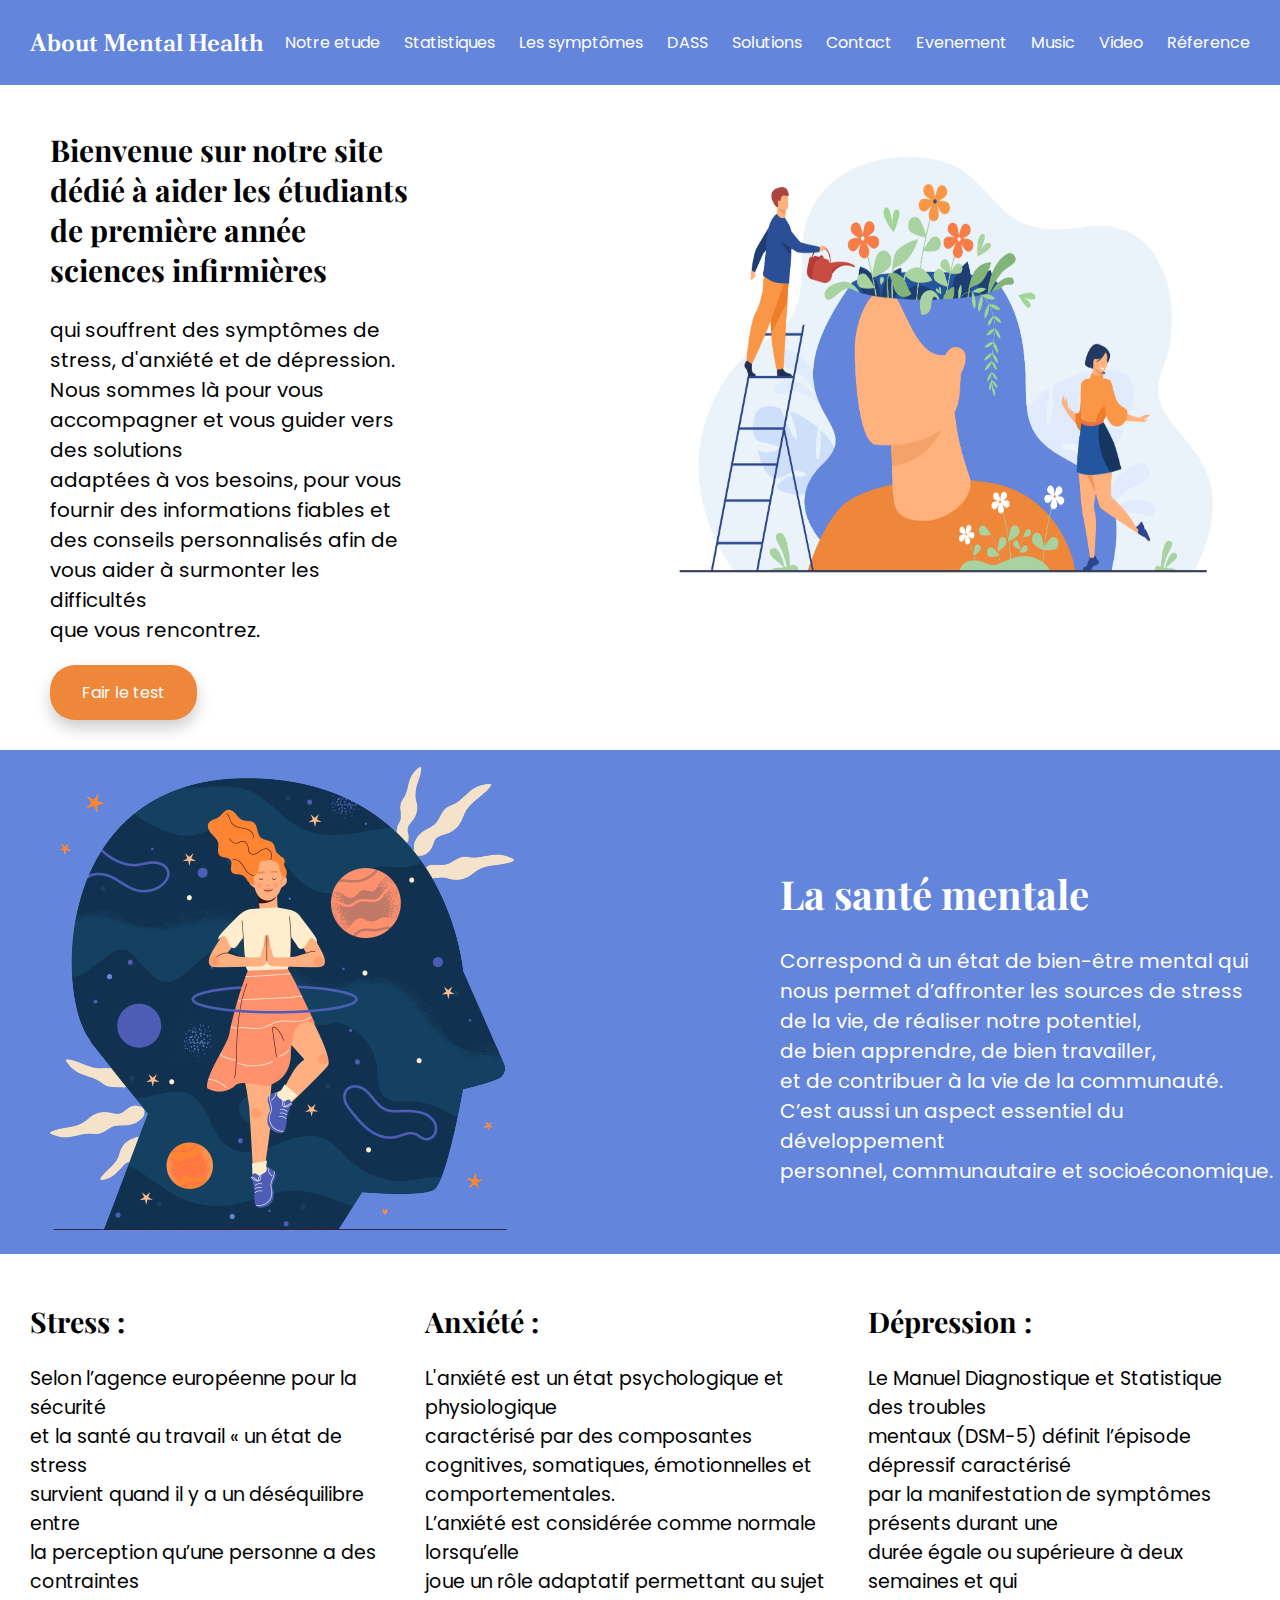
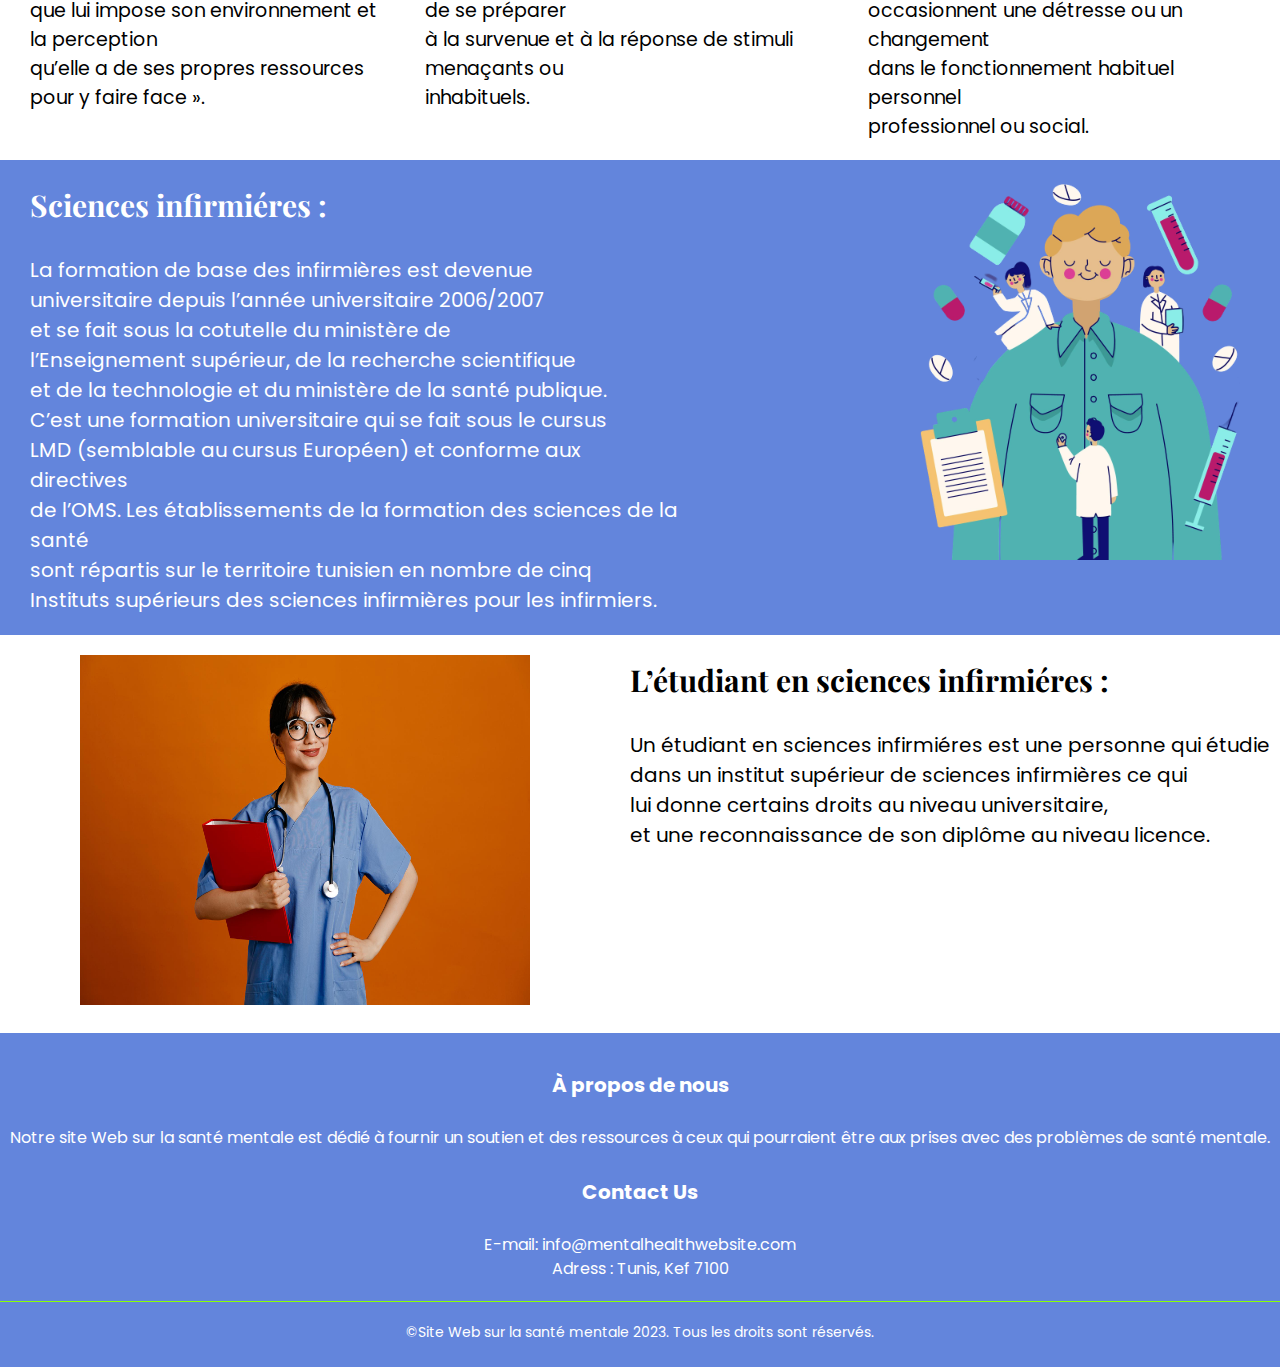
<file: Index.html>
<!DOCTYPE html>
<html lang="en">
<head>
    <meta charset="UTF-8">
    <meta http-equiv="X-UA-Compatible" content="IE=edge">
    <meta name="viewport" content="width=device-width, initial-scale=1.0">
    <link rel="preconnect" href="https://fonts.googleapis.com">
    <link rel="preconnect" href="https://fonts.gstatic.com" crossorigin>
    <link href="https://fonts.googleapis.com/css2?family=Poltawski+Nowy:ital@1&display=swap" rel="stylesheet">
    <link rel="preconnect" href="https://fonts.googleapis.com">
    <link rel="preconnect" href="https://fonts.gstatic.com" crossorigin>
    <link href="https://fonts.googleapis.com/css2?family=Poppins:wght@300&display=swap" rel="stylesheet">
    <link rel="preconnect" href="https://fonts.googleapis.com">
    <link rel="preconnect" href="https://fonts.gstatic.com" crossorigin>
    <link rel="preconnect" href="https://fonts.googleapis.com">
    <link rel="preconnect" href="https://fonts.gstatic.com" crossorigin>
    <link href="https://fonts.googleapis.com/css2?family=Poppins:wght@300&display=swap" rel="stylesheet">
    <link rel="preconnect" href="https://fonts.googleapis.com">
    <link rel="preconnect" href="https://fonts.gstatic.com" crossorigin>
    <link href="https://fonts.googleapis.com/css2?family=Poltawski+Nowy:ital@1&display=swap" rel="stylesheet">
    <link rel="preconnect" href="https://fonts.googleapis.com">
    <link rel="preconnect" href="https://fonts.googleapis.com">
    <link rel="preconnect" href="https://fonts.gstatic.com" crossorigin>
    <link href="https://fonts.googleapis.com/css2?family=Playfair+Display&display=swap" rel="stylesheet">
    <title>Santé Mentale</title>
    <link rel="stylesheet" href="index.css">
</head>
<body>
    <nav>
        <a href="#" class="name">About Mental Health</a>
        <ul class="menu">
          <li><a href="Notreetude.html">Notre etude</a></li>
          <li><a href="Statistique.html">Statistiques</a></li>
          <li><a href="symptomes.html">Les symptômes</a></li>
          <li><a href="Dass.html">DASS</a></li>
          <li><a href="Solution.html">Solutions</a></li>
          <li><a href="Contact.html">Contact</a></li>
          <li><a href="Event.html">Evenement</a></li>
          <li><a href="Music.html">Music</a></li>
          <li><a href="Video.html">Video</a></li>
          <li><a href="Reference.html">Réference</a></li>
        </ul>
      </nav>
      <section>
        <div class="intro">
            <h2 class="intro-name">Bienvenue sur notre site dédié à aider les étudiants de première année sciences infirmières </h2>
            <p>qui souffrent des symptômes de stress, d'anxiété et de dépression. <br> 
              Nous sommes là pour vous accompagner et vous guider vers des solutions <br> 
              adaptées à vos besoins, pour vous fournir des informations fiables et <br>
              des conseils personnalisés afin de vous aider à surmonter les difficultés <br> 
              que vous rencontrez.</p>
            <a href="Dass.html" class="button">Fair le test</a></div>
            <div><img src="./images/photo1.jpg" alt="" height="500" width="600" class="image1"></div>
      </section>
      <section class="sec-2">
        <div class="photo-2"><img src="./images/2.png" alt=""></div>
        <div class="def"><h1 id="titre">La santé mentale</h1><p>
          Correspond à un état de bien-être mental qui <br> 
          nous permet d’affronter les sources de stress <br>
           de la vie, de réaliser notre potentiel,<br> 
           de bien apprendre, de bien travailler, <br> 
           et de contribuer à la vie de la communauté. <br> 
           C’est aussi un aspect essentiel du développement
           <br> personnel, communautaire et socioéconomique.
         </p></div>
      </section>
      <section class="sec-3">
        
        <div class="par-3"><h2 id="titre">Stress :</h2>
          <p>Selon l’agence européenne pour la sécurité <br> 
            et la santé au travail « un état de stress <br>
            survient quand il y a un déséquilibre entre <br> 
            la perception qu’une personne a des contraintes <br> 
            que lui impose son environnement et la perception <br> 
            qu’elle a de ses propres ressources pour y faire face ».</p></div>
         <div><h2 id="titre">Anxiété :</h2>
        <p>L'anxiété est un état psychologique et physiologique <br> 
          caractérisé par des composantes <br>                                                                                
          cognitives, somatiques, émotionnelles et comportementales. <br>
          L’anxiété est considérée comme normale lorsqu’elle <br> 
          joue un rôle adaptatif permettant au sujet de se préparer <br> 
          à la survenue et à la réponse de stimuli menaçants ou <br> 
          inhabituels. <br>
          </p></div>
        <div><h2 id="titre">Dépression :</h2>
      <p>Le Manuel Diagnostique et Statistique des troubles <br> 
        mentaux (DSM-5) définit l’épisode dépressif caractérisé <br> 
        par la manifestation de symptômes présents durant une <br> 
        durée égale ou supérieure à deux semaines et qui <br> 
        occasionnent une détresse ou un changement <br> 
        dans le fonctionnement habituel personnel <br>
         professionnel ou social.</p></div>
      </section>
      <section class="sec-4">
        <div class="si"><div> <h2 id="titre"> Sciences infirmiéres : </h2><br>
          <p>La formation de base des infirmières est devenue <br> 
          universitaire depuis l’année universitaire 2006/2007 <br> 
          et se fait sous la cotutelle du ministère de <br> 
          l’Enseignement supérieur, de la recherche scientifique <br> 
          et de la technologie et du ministère de la santé publique. <br> 
          C’est une formation universitaire qui se fait sous le cursus <br> 
          LMD (semblable au cursus Européen) et conforme aux directives <br> 
          de l’OMS. 
          Les établissements de la formation des sciences de la santé <br> 
          sont répartis sur le territoire tunisien en nombre de cinq <br> 
          Instituts supérieurs des sciences infirmières pour les infirmiers.
        </p></div>
        <div><img src="./images/4.png" alt="" height="400" width="400" class="photo-4"></div>
        </div>
      </section>
      <section class="sec-5">
        <div><img src="./images/nurse.jpg" alt="" height="350" width="450" class="photo-5"></div>
        <div><h2 id="titre"> L’étudiant en sciences infirmiéres :</h2><br>                                                                  
          <p> Un étudiant en sciences infirmiéres est une personne qui étudie <br>
           dans un institut supérieur de sciences infirmières ce qui <br> 
           lui donne certains droits au niveau universitaire, <br> 
           et une reconnaissance de son diplôme au niveau licence.
          </p>
         </div>
      </section>
      <footer align="center">
        <div class="container">
          <div class="row">
            <div class="col-md-4">
              <h4>À propos de nous</h4>
              <p>Notre site Web sur la santé mentale est dédié à fournir un soutien et des ressources à ceux qui pourraient être aux prises avec des problèmes de santé mentale.</p>
            </div>
            <div class="col-md-4">
              <h4>Contact Us</h4>
              <p>E-mail: info@mentalhealthwebsite.com<br>Adress : Tunis, Kef 7100</p>
            </div>
          </div>
          <div class="row">
            <div class="col-md-12">
              <hr>
              <p class="text-center">&copy;Site Web sur la santé mentale 2023. Tous les droits sont réservés.</p>
            </div>
          </div>
        </div>
      </footer>
      
</body>
</html>
</file>
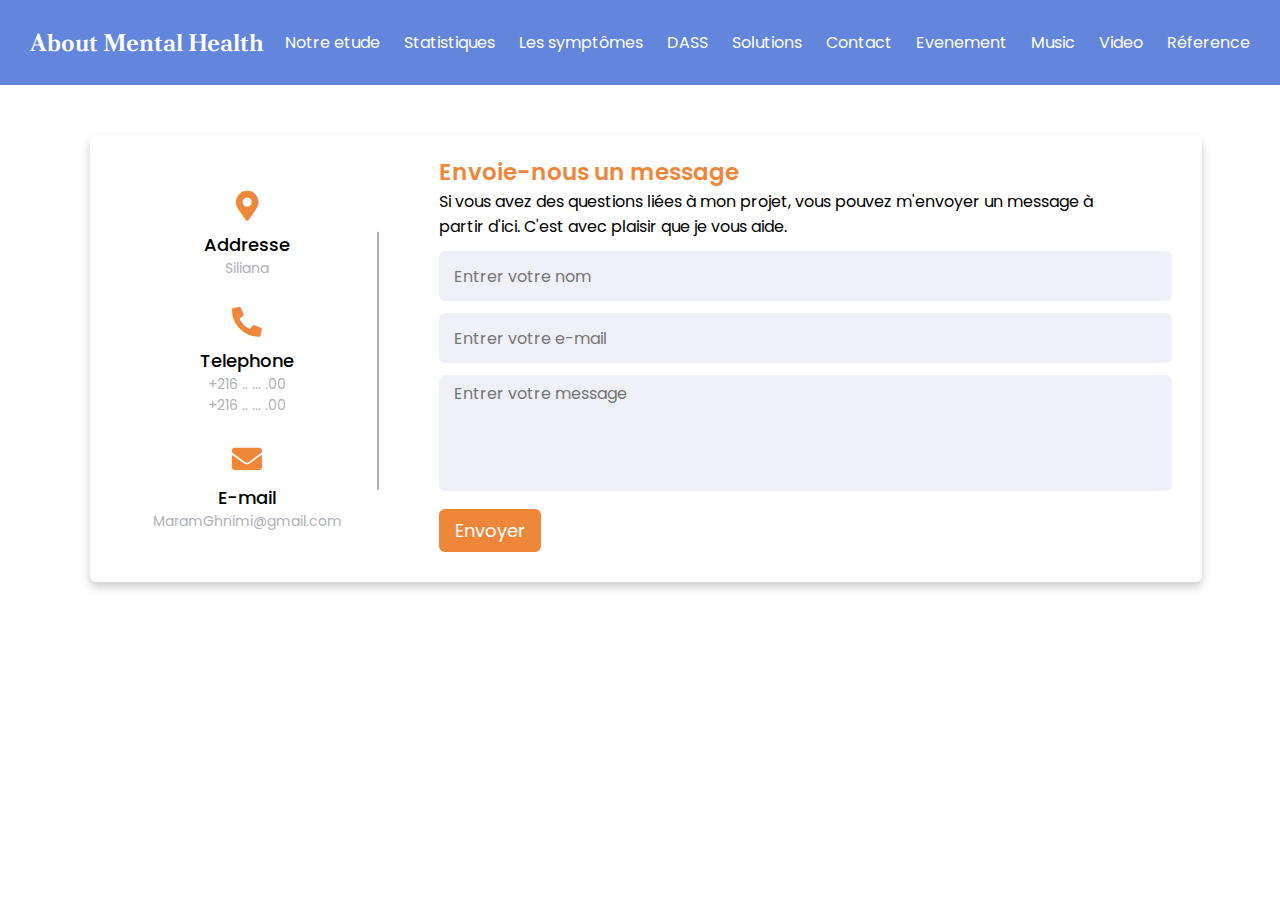
<file: Contact.html>
<!DOCTYPE html>
<html lang="en" dir="ltr">
  <head>
    <meta charset="UTF-8">
    <link rel="stylesheet" href="contact.css">
    <link rel="stylesheet" href="https://cdnjs.cloudflare.com/ajax/libs/font-awesome/5.15.2/css/all.min.css"/>
    <meta name="viewport" content="width=device-width, initial-scale=1.0">
    <link rel="preconnect" href="https://fonts.googleapis.com">
    <link rel="preconnect" href="https://fonts.gstatic.com" crossorigin>
    <link href="https://fonts.googleapis.com/css2?family=Poltawski+Nowy:ital@1&display=swap" rel="stylesheet">
    <link rel="preconnect" href="https://fonts.googleapis.com">
    <link rel="preconnect" href="https://fonts.gstatic.com" crossorigin>
    <link href="https://fonts.googleapis.com/css2?family=Poppins:wght@300&display=swap" rel="stylesheet">
    <link rel="preconnect" href="https://fonts.googleapis.com">
    <link rel="preconnect" href="https://fonts.gstatic.com" crossorigin>
    <link rel="preconnect" href="https://fonts.googleapis.com">
    <link rel="preconnect" href="https://fonts.gstatic.com" crossorigin>
    <link href="https://fonts.googleapis.com/css2?family=Poppins:wght@300&display=swap" rel="stylesheet">
    <link rel="preconnect" href="https://fonts.googleapis.com">
    <link rel="preconnect" href="https://fonts.gstatic.com" crossorigin>
    <link href="https://fonts.googleapis.com/css2?family=Poltawski+Nowy:ital@1&display=swap" rel="stylesheet">
    <link rel="preconnect" href="https://fonts.googleapis.com">
    <link rel="preconnect" href="https://fonts.googleapis.com">
    <link rel="preconnect" href="https://fonts.gstatic.com" crossorigin>
    <link href="https://fonts.googleapis.com/css2?family=Playfair+Display&display=swap" rel="stylesheet">
    <title>Contact</title>

   </head>
<body>
    <nav>
        <a href="Index.html" class="name">About Mental Health</a>
        <ul class="menu">
          <li><a href="Notreetude.html">Notre etude</a></li>
          <li><a href="Statistique.html">Statistiques</a></li>
          <li><a href="symptomes.html">Les symptômes</a></li>
          <li><a href="Dass.html">DASS</a></li>
          <li><a href="Solution.html">Solutions</a></li>
          <li><a href="Contact.html">Contact</a></li>
          <li><a href="Event.html">Evenement</a></li>
          <li><a href="Music.html">Music</a></li>
          <li><a href="Video.html">Video</a></li>
          <li><a href="Reference.html">Réference</a></li>
        </ul>
      </nav>
      <section>
        <div class="container">
          <div class="content">
            <div class="left-side">
              <div class="address details">
                <i class="fas fa-map-marker-alt"></i>
                <div class="topic">Addresse</div>
                <div class="text-one">Siliana</div>
              </div>
              <div class="phone details">
                <i class="fas fa-phone-alt"></i>
                <div class="topic">Telephone</div>
                <div class="text-one">+216 .. ... .00</div>
                <div class="text-two">+216 .. ... .00</div>
              </div>
              <div class="email details">
                <i class="fas fa-envelope"></i>
                <div class="topic">E-mail</div>
                <div class="text-one">MaramGhnimi@gmail.com</div>
              </div>
            </div>
            <div class="right-side">
              <div class="topic-text">Envoie-nous un message</div>
              <p>Si vous avez des questions liées à mon projet, vous pouvez m'envoyer un message à partir d'ici. C'est avec plaisir que je vous aide.</p>
            <form action="https://formspree.io/f/xjvdlbgq" name="contact" method="post">
              <div class="input-box">
                <input id="fullName" type="text" placeholder="Entrer votre nom" name="nom" required>
              </div>
              <div class="input-box">
                <input id="email" type="email" placeholder="Entrer votre e-mail" name="email" required>
              </div>
              <div class="input-box message-box">
                <textarea id="message" cols="30" rows="10" placeholder="Entrer votre message" name="message" required></textarea>
              </div>
              <div class="button">
                <input type="submit" value="Envoyer" onclick="" >
              </div>
            </form>
          </div>
          </div>
        </div>
      </section>
</body>
</html>
</file>
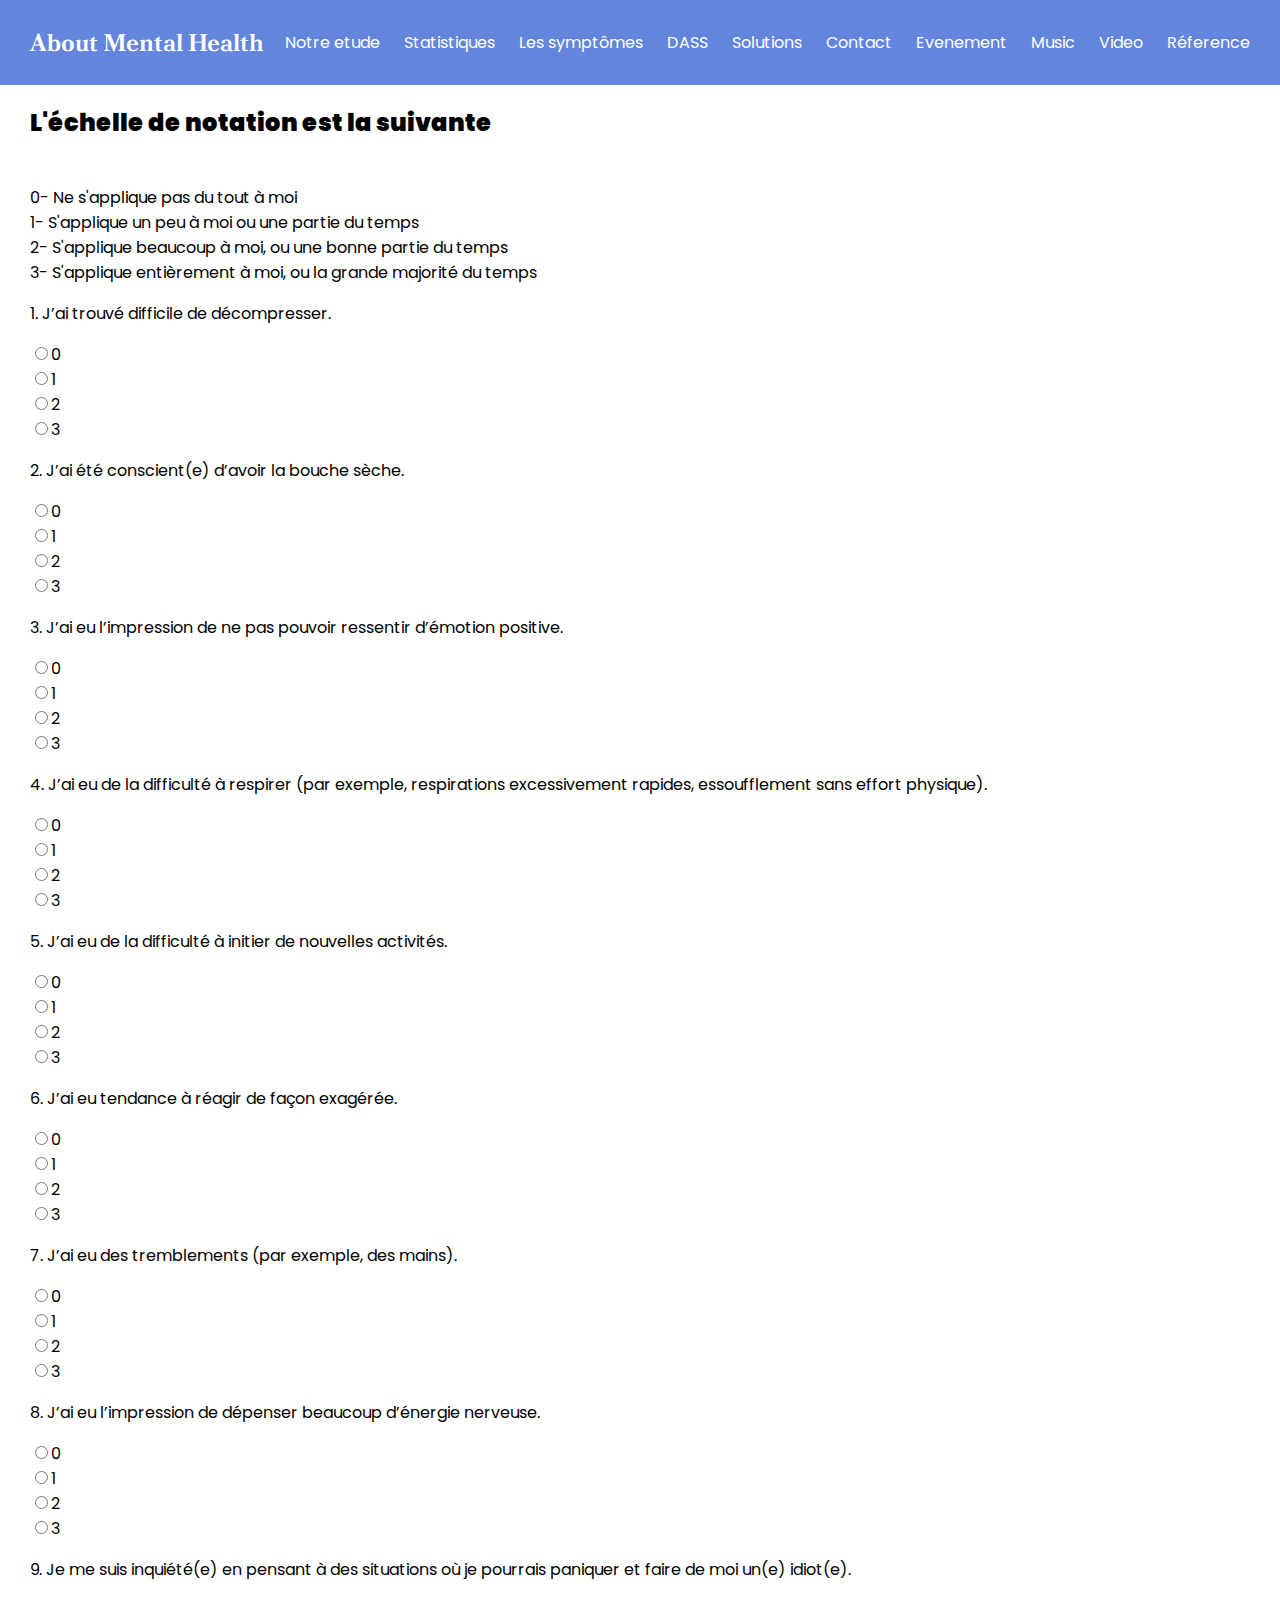
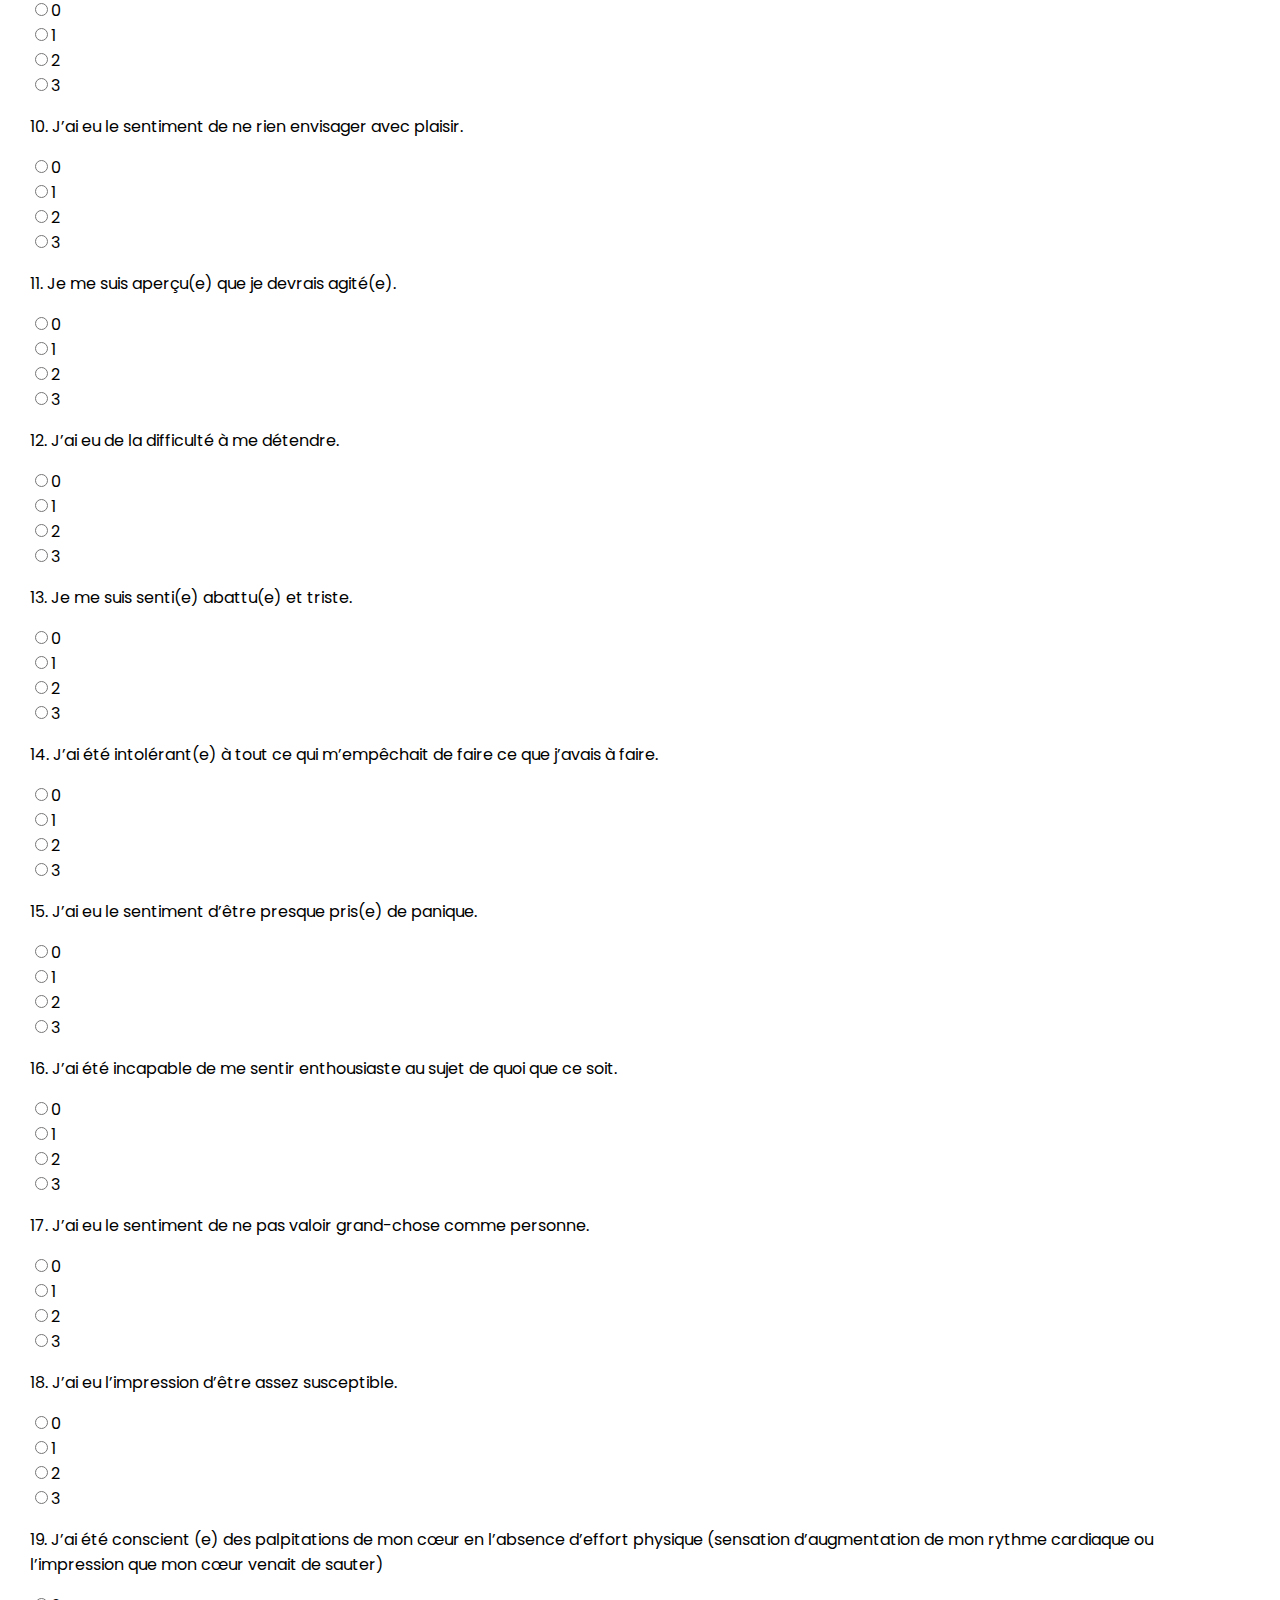
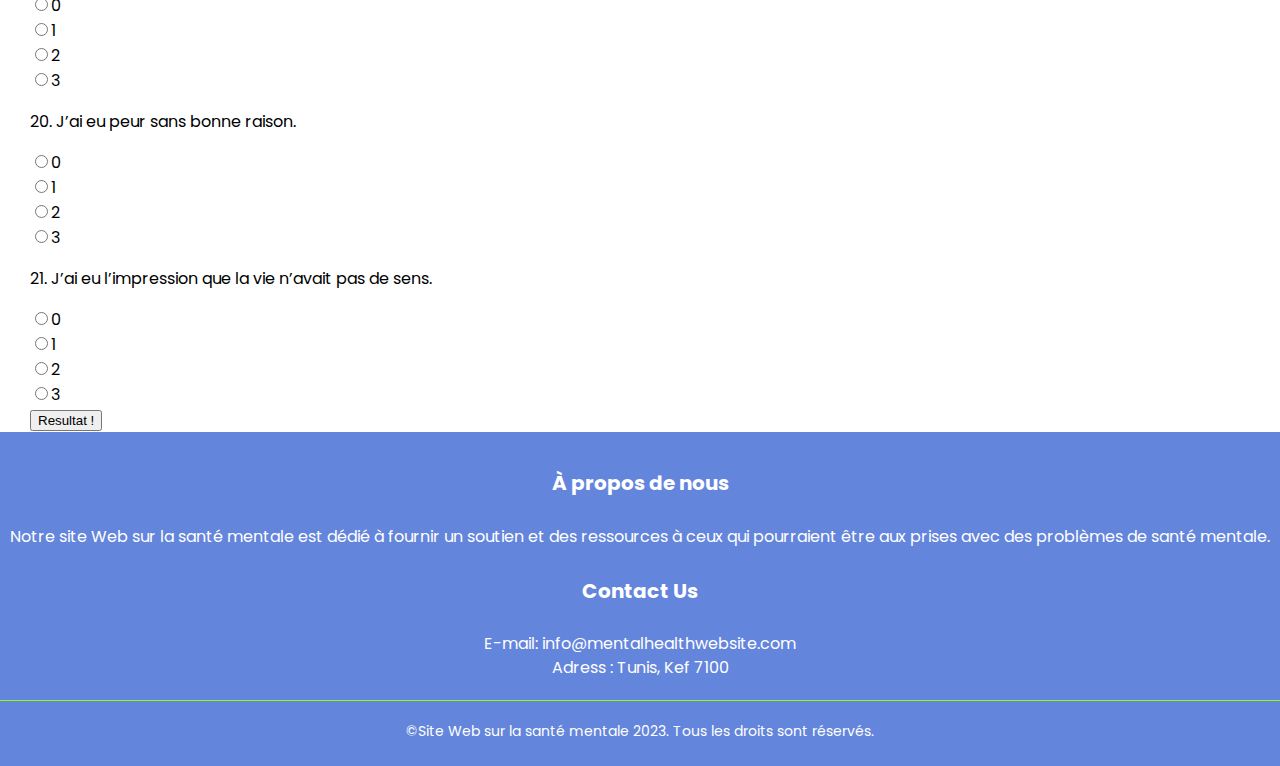
<file: Dass.html>
<!DOCTYPE html>
<html lang="en">
<head>
    <meta charset="UTF-8">
    <meta http-equiv="X-UA-Compatible" content="IE=edge">
    <meta name="viewport" content="width=device-width, initial-scale=1.0">
    <link rel="preconnect" href="https://fonts.googleapis.com">
    <link rel="preconnect" href="https://fonts.gstatic.com" crossorigin>
    <link href="https://fonts.googleapis.com/css2?family=Poltawski+Nowy:ital@1&display=swap" rel="stylesheet">
    <link rel="preconnect" href="https://fonts.googleapis.com">
    <link rel="preconnect" href="https://fonts.gstatic.com" crossorigin>
    <link href="https://fonts.googleapis.com/css2?family=Poppins:wght@300&display=swap" rel="stylesheet">
    <link rel="preconnect" href="https://fonts.googleapis.com">
    <link rel="preconnect" href="https://fonts.gstatic.com" crossorigin>
    <link rel="preconnect" href="https://fonts.googleapis.com">
    <link rel="preconnect" href="https://fonts.gstatic.com" crossorigin>
    <link href="https://fonts.googleapis.com/css2?family=Poppins:wght@300&display=swap" rel="stylesheet">
    <link rel="preconnect" href="https://fonts.googleapis.com">
    <link rel="preconnect" href="https://fonts.gstatic.com" crossorigin>
    <link href="https://fonts.googleapis.com/css2?family=Poltawski+Nowy:ital@1&display=swap" rel="stylesheet">
    <link rel="preconnect" href="https://fonts.googleapis.com">
    <link rel="preconnect" href="https://fonts.googleapis.com">
    <link rel="preconnect" href="https://fonts.gstatic.com" crossorigin>
    <link href="https://fonts.googleapis.com/css2?family=Playfair+Display&display=swap" rel="stylesheet">
    <link rel="stylesheet" href="dass.css">
    <script src="dass.js"></script>
    <title>DASS</title>
</head>
<body>
    <nav>
        <a href="Index.html" class="name">About Mental Health</a>
        <ul class="menu">
          <li><a href="Notreetude.html">Notre etude</a></li>
          <li><a href="Statistique.html">Statistiques</a></li>
          <li><a href="symptomes.html">Les symptômes</a></li>
          <li><a href="Dass.html">DASS</a></li>
          <li><a href="Solution.html">Solutions</a></li>
          <li><a href="Contact.html">Contact</a></li>
          <li><a href="Event.html">Evenement</a></li>
          <li><a href="Music.html">Music</a></li>
          <li><a href="Video.html">Video</a></li>
          <li><a href="Reference.html">Réference</a></li>
        </ul>
      </nav>
      <section>
        <p> <h2><strong> L'échelle de notation est la suivante </strong></h2> <br>
          0- Ne s'applique pas du tout à moi <br>
          1- S'applique un peu à moi ou une partie du temps <br>
          2- S'applique beaucoup à moi, ou une bonne partie du temps <br>
          3- S'applique entièrement à moi, ou la grande majorité du temps</p>
        <form action="">
            <p>1. J’ai trouvé difficile de décompresser.</p>
            <input type="radio" name="q1"  class="stress" value="0">0<br>
		        <input type="radio" name="q1" class="stress"  value="1">1<br>
		        <input type="radio" name="q1" class="stress" value="2">2<br>
            <input type="radio" name="q1" class="stress" value="3">3<br>
              <p>2. J’ai été conscient(e) d’avoir la bouche sèche.</p>
              <input type="radio" name="q2" class="anxiete" value="0">0<br>
		        <input type="radio" name="q2" class="anxiete" value="1">1<br>
		        <input type="radio" name="q2" class="anxiete" value="2">2<br>
            <input type="radio" name="q2" class="anxiete" value="3">3<br>
                <p>3. J’ai eu l’impression de ne pas pouvoir ressentir d’émotion positive.</p>
                <input type="radio" name="q3" class="depression" value="0">0<br>
		        <input type="radio" name="q3" class="depression" value="1">1<br>
		        <input type="radio" name="q3" class="depression" value="2">2<br>
            <input type="radio" name="q3" class="depression" value="3">3<br>
                  <p>4. J’ai eu de la difficulté à respirer (par exemple, respirations excessivement rapides, essoufflement sans effort physique).</p>
                  <input type="radio" name="q4" class="anxiete" value="0">0<br>
		        <input type="radio" name="q4" class="anxiete" value="1">1<br>
		        <input type="radio" name="q4" class="anxiete" value="2">2<br>
            <input type="radio" name="q4" class="anxiete" value="3">3<br>
                    <p>5. J’ai eu de la difficulté à initier de nouvelles activités.</p>
                    <input type="radio" name="q5" class="depression" value="0">0<br>
		        <input type="radio" name="q5" class="depression" value="1">1<br>
		        <input type="radio" name="q5" class="depression" value="2">2<br>
            <input type="radio" name="q5" class="depression" value="3">3<br>
                      <p>6. J’ai eu tendance à réagir de façon exagérée.</p>
                      <input type="radio" name="q6" class="stress" value="0">0<br>
		        <input type="radio" name="q6" class="stress" value="1">1<br>
		        <input type="radio" name="q6" class="stress" value="2">2<br>
            <input type="radio" name="q6" class="stress" value="3">3<br>
                        <p>7. J’ai eu des tremblements (par exemple, des mains).</p>
                        <input type="radio" name="q7" class="anxiete" value="0">0<br>
		        <input type="radio" name="q7" class="anxiete" value="1">1<br>
		        <input type="radio" name="q7" class="anxiete" value="2">2<br>
            <input type="radio" name="q7" class="anxiete" value="3">3<br>
                          <p>8. J’ai eu l’impression de dépenser beaucoup d’énergie nerveuse.</p>
                          <input type="radio" name="q8"  class="stress" value="0">0<br>
		        <input type="radio" name="q8"  class="stress" value="1">1<br>
		        <input type="radio" name="q8"  class="stress" value="2">2<br>
            <input type="radio" name="q8"  class="stress" value="3">3<br>
                            <p>9. Je me suis inquiété(e) en pensant à des situations où je pourrais paniquer et faire de moi un(e) idiot(e).</p>
                            <input type="radio" name="q9" class="anxiete" value="0">0<br>
		        <input type="radio" name="q9" class="anxiete" value="1">1<br>
		        <input type="radio" name="q9" class="anxiete" value="2">2<br>
            <input type="radio" name="q9" class="anxiete" value="3">3<br>
                              <p>10. J’ai eu le sentiment de ne rien envisager avec plaisir.</p>
                              <input type="radio" name="q10" class="depression" value="0">0<br>
		        <input type="radio" name="q10" class="depression" value="1">1<br>
		        <input type="radio" nname="q10" class="depression" value="2">2<br>
            <input type="radio" name="q10" class="depression" value="3">3<br>
                                <p>11. Je me suis aperçu(e) que je devrais agité(e).</p>
                                <input type="radio" name="q11"  class="stress" value="0">0<br>
		        <input type="radio" name="q11"  class="stress" value="1">1<br>
		        <input type="radio" name="q11"  class="stress" value="2">2<br>
            <input type="radio" name="q11"  class="stress" value="3">3<br>
                                  <p>12. J’ai eu de la difficulté à me détendre.</p>
                                  <input type="radio" name="q12"  class="stress" value="0">0<br>
		        <input type="radio" name="q12"  class="stress" value="1">1<br>
		        <input type="radio" name="q12"  class="stress" value="2">2<br>
            <input type="radio" name="q12"  class="stress" value="3">3<br>
                                    <p>13. Je me suis senti(e) abattu(e) et triste.</p>
                                    <input type="radio" name="q13" class="depression" value="0">0<br>
		        <input type="radio" name="q13" class="depression" value="1">1<br>
		        <input type="radio" name="q13" class="depression" value="2">2<br>
            <input type="radio" name="q13" class="depression" value="3">3<br>
                                      <p>14. J’ai été intolérant(e) à tout ce qui m’empêchait de faire ce que j’avais à faire.</p>
                                      <input type="radio" name="q14"  class="stress" value="0">0<br>
		        <input type="radio" name="q14"  class="stress" value="1">1<br>
		        <input type="radio" name="q14"  class="stress" value="2">2<br>
            <input type="radio" name="q14"  class="stress" value="3">3<br>
                                        <p>15. J’ai eu le sentiment d’être presque pris(e) de panique.</p>
                                        <input type="radio" name="q15" class="anxiete" value="0">0<br>
		        <input type="radio" name="q15" class="anxiete" value="1">1<br>
		        <input type="radio" name="q15" class="anxiete" value="2">2<br>
            <input type="radio" name="q15" class="anxiete" value="3">3<br>
                                          <p>16. J’ai été incapable de me sentir enthousiaste au sujet de quoi que ce soit.</p>
                                          <input type="radio" name="q16" class="depression" value="0">0<br>
		        <input type="radio" name="q16" class="depression" value="1">1<br>
		        <input type="radio" name="q16" class="depression" value="2">2<br>
            <input type="radio" name="q16" class="depression" value="3">3<br>
                                            <p>17. J’ai eu le sentiment de ne pas valoir grand-chose comme personne.</p>
                                            <input type="radio" name="q17" class="depression" value="0">0<br>
		        <input type="radio" name="q17" class="depression" value="1">1<br>
		        <input type="radio" name="q17" class="depression" value="2">2<br>
            <input type="radio" name="q17" class="depression" value="3">3<br>
                                              <p>18. J’ai eu l’impression d’être assez susceptible.</p>
                                              <input type="radio" name="q18"  class="stress" value="0">0<br>
		        <input type="radio" name="q18"  class="stress" value="1">1<br>
		        <input type="radio" name="q18"  class="stress" value="2">2<br>
            <input type="radio" name="q18"  class="stress" value="3">3<br>
                                                <p>19. J’ai été conscient (e) des palpitations de mon cœur en l’absence d’effort physique (sensation d’augmentation de mon rythme cardiaque ou l’impression que mon cœur venait de sauter)</p>
                                                <input type="radio" name="q19" class="anxiete" value="0">0<br>
		        <input type="radio" name="q19" class="anxiete" value="1">1<br>
		        <input type="radio" name="q19" class="anxiete" value="2">2<br>
            <input type="radio" name="q19" class="anxiete" value="3">3<br>
                                                  <p>20. J’ai eu peur sans bonne raison.</p>
                                                  <input type="radio" name="q20" class="anxiete" value="0">0<br>
                                                  <input type="radio" name="q20" class="anxiete" value="1">1<br>
                                                  <input type="radio" name="q20" class="anxiete" value="2">2<br>
                                                  <input type="radio" name="q20" class="anxiete" value="3">3<br>
                                                   <p>21. J’ai eu l’impression que la vie n’avait pas de sens.</p>
                                                   <input type="radio" name="q21" class="depression" value="0">0<br>
                                                   <input type="radio" name="q21" class="depression" value="1">1<br>
                                                   <input type="radio" name="q21" class="depression" value="2">2<br>
                                                   <input type="radio" name="q21" class="depression" value="3">3<br>
                                                   <button type="submit" onclick="calcul()">Resultat !</button>
        </form>
      </section>
      <footer align="center">
        <div class="container">
          <div class="row">
            <div class="col-md-4">
              <h4>À propos de nous</h4>
              <p>Notre site Web sur la santé mentale est dédié à fournir un soutien et des ressources à ceux qui pourraient être aux prises avec des problèmes de santé mentale.</p>
            </div>
            <div class="col-md-4">
              <h4>Contact Us</h4>
              <p>E-mail: info@mentalhealthwebsite.com<br>Adress : Tunis, Kef 7100</p>
            </div>
          </div>
          <div class="row">
            <div class="col-md-12">
              <hr>
              <p class="text-center">&copy;Site Web sur la santé mentale 2023. Tous les droits sont réservés.</p>
            </div>
          </div>
        </div>
      </footer>
</body>
</html>
</file>
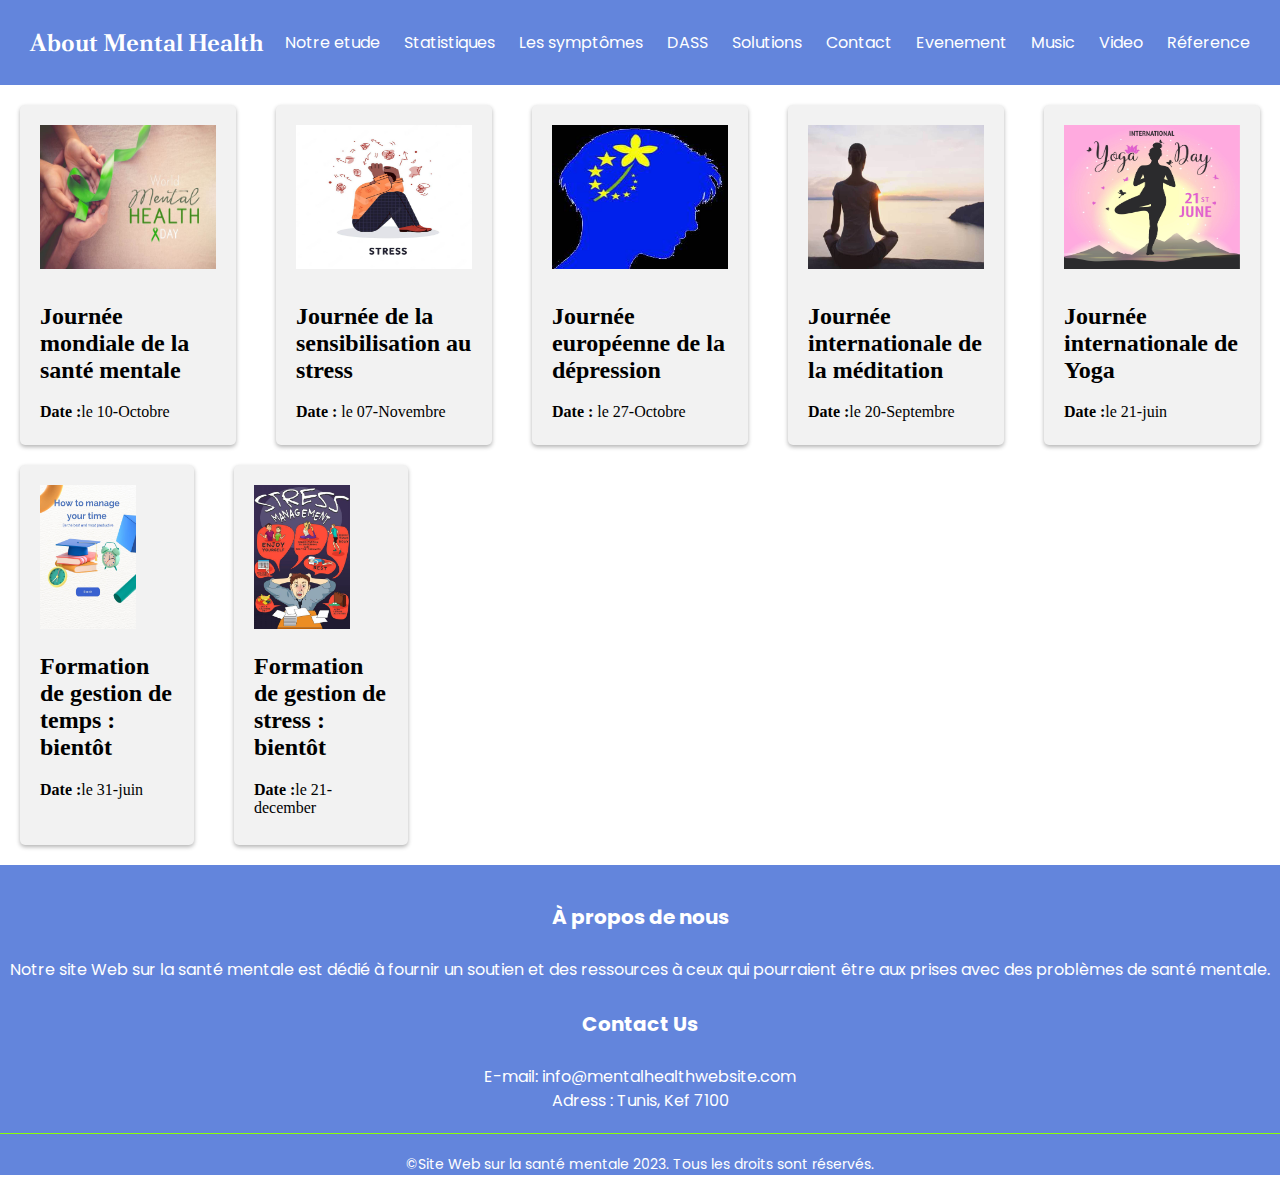
<file: Event.html>
<!DOCTYPE html>
<html>
<head>
    <link rel="preconnect" href="https://fonts.googleapis.com">
    <link rel="preconnect" href="https://fonts.gstatic.com" crossorigin>
    <link href="https://fonts.googleapis.com/css2?family=Poltawski+Nowy:ital@1&display=swap" rel="stylesheet">
    <link rel="preconnect" href="https://fonts.googleapis.com">
    <link rel="preconnect" href="https://fonts.gstatic.com" crossorigin>
    <link href="https://fonts.googleapis.com/css2?family=Poppins:wght@300&display=swap" rel="stylesheet">
    <link rel="preconnect" href="https://fonts.googleapis.com">
    <link rel="preconnect" href="https://fonts.gstatic.com" crossorigin>
    <link rel="preconnect" href="https://fonts.googleapis.com">
    <link rel="preconnect" href="https://fonts.gstatic.com" crossorigin>
    <link href="https://fonts.googleapis.com/css2?family=Poppins:wght@300&display=swap" rel="stylesheet">
    <link rel="preconnect" href="https://fonts.googleapis.com">
    <link rel="preconnect" href="https://fonts.gstatic.com" crossorigin>
    <link href="https://fonts.googleapis.com/css2?family=Poltawski+Nowy:ital@1&display=swap" rel="stylesheet">
    <link rel="preconnect" href="https://fonts.googleapis.com">
    <link rel="preconnect" href="https://fonts.googleapis.com">
    <link rel="preconnect" href="https://fonts.gstatic.com" crossorigin>
    <link href="https://fonts.googleapis.com/css2?family=Playfair+Display&display=swap" rel="stylesheet">
	<title>Evenement</title>
	<link rel="stylesheet" type="text/css" href="event.css">
</head>
<body>
    <nav>
        <a href="Index.html" class="name">About Mental Health</a>
        <ul class="menu">
          <li><a href="Notreetude.html">Notre etude</a></li>
          <li><a href="Statistique.html">Statistiques</a></li>
          <li><a href="symptomes.html">Les symptômes</a></li>
          <li><a href="Dass.html">DASS</a></li>
          <li><a href="Solution.html">Solutions</a></li>
          <li><a href="Contact.html">Contact</a></li>
          <li><a href="Event.html">Evenement</a></li>
          <li><a href="Music.html">Music</a></li>
          <li><a href="Video.html">Video</a></li>
          <li><a href="Reference.html">Réference</a></li>
        </ul>
      </nav>
      <section>
	<div class="event-card">
		<img src="./images/event1.jpg" alt="Event Image" height="144" width="96">
		<h2>Journée mondiale de la santé mentale</h2>
		<p><strong>Date :</strong>le 10-Octobre   </p>
	</div>
        <div class="event-card">
            <img src="./images/event2.jpg" alt="Event Image" height="144" width="96">
            <h2>Journée de la sensibilisation au stress</h2>
            <p><strong>Date :</strong> le 07-Novembre</p>
        </div>
            <div class="event-card">
                <img src="./images/event3.jpg" alt="Event Image"height="144" width="96">
                <h2>Journée européenne de la dépression</h2>
                <p><strong>Date :</strong> le 27-Octobre</p>
            </div>
            <div class="event-card">
                <img src="./images/event4.jpg" alt="Event Image"height="144" width="96">
                <h2>Journée internationale de la méditation</h2>
                <p><strong>Date :</strong>le 20-Septembre </p>
            </div>
            <div class="event-card">
                <img src="./images/event5.jpg" alt="Event Image" height="144" width="96">
                <h2>Journée internationale de Yoga </h2>
                <p><strong>Date :</strong>le 21-juin</p>
            </div>           
            
        </section>
        <section><div id="event-card">
            <img src="./images/event6.jpeg" alt="Event Image" height="144" width="96">
            <h2>Formation de gestion de temps : bientôt </h2>
            <p><strong>Date :</strong>le 31-juin</p>
        </div>
        <div id="event-card">
            <img src="./images/event7.jpeg" alt="Event Image" height="144" width="96">
            <h2>Formation de gestion de stress : bientôt </h2>
            <p><strong>Date :</strong>le 21-december</p>
        </div></section>
        <footer align="center">
            <div class="container">
              <div class="row">
                <div class="col-md-4">
                  <h4>À propos de nous</h4>
                  <p>Notre site Web sur la santé mentale est dédié à fournir un soutien et des ressources à ceux qui pourraient être aux prises avec des problèmes de santé mentale.</p>
                </div>
                <div class="col-md-4">
                  <h4>Contact Us</h4>
                  <p>E-mail: info@mentalhealthwebsite.com<br>Adress : Tunis, Kef 7100</p>
                </div>
              </div>
              <div class="row">
                <div class="col-md-12">
                  <hr>
                  <p class="text-center">&copy;Site Web sur la santé mentale 2023. Tous les droits sont réservés.</p>
                </div>
              </div>
            </div>
          </footer>
</body>
</html>
</file>
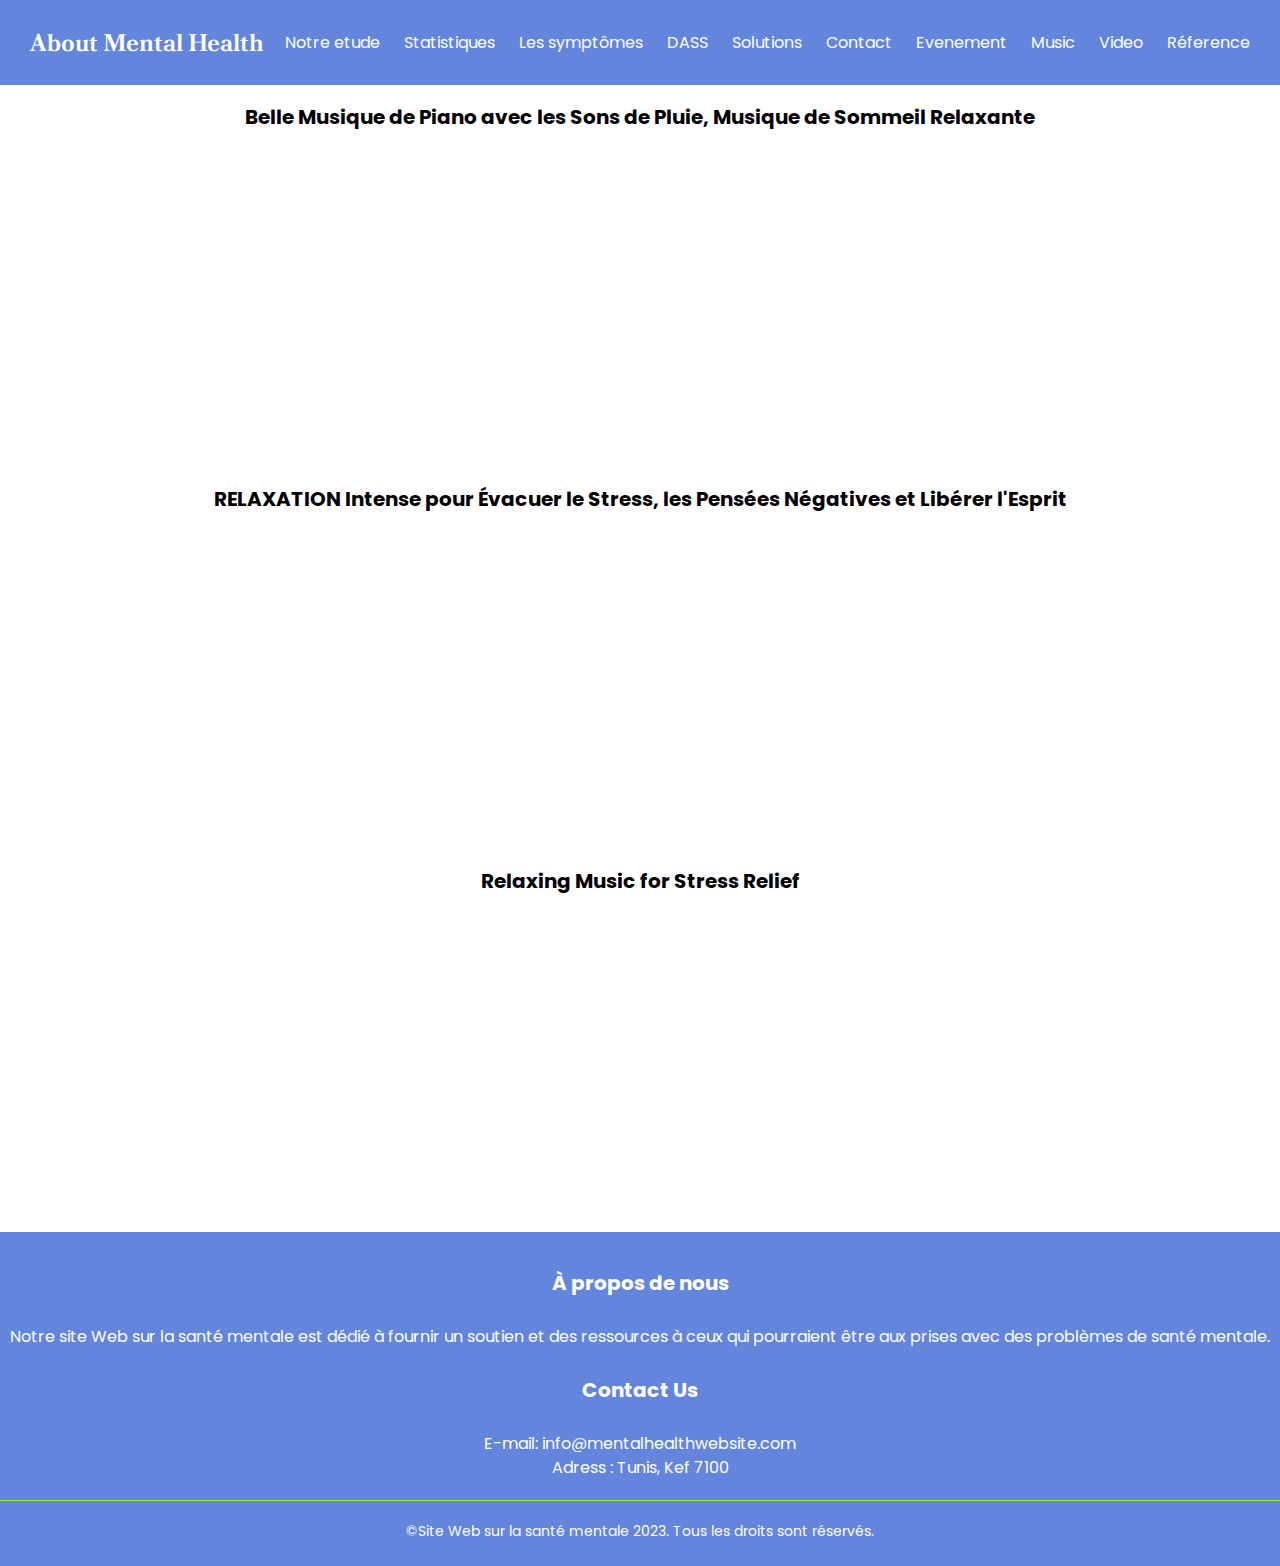
<file: Music.html>
<!DOCTYPE html>
<html lang="en">
<head>
    <meta charset="UTF-8">
    <meta http-equiv="X-UA-Compatible" content="IE=edge">
    <meta name="viewport" content="width=device-width, initial-scale=1.0">
    <link rel="preconnect" href="https://fonts.googleapis.com">
    <link rel="preconnect" href="https://fonts.gstatic.com" crossorigin>
    <link href="https://fonts.googleapis.com/css2?family=Poltawski+Nowy:ital@1&display=swap" rel="stylesheet">
    <link rel="preconnect" href="https://fonts.googleapis.com">
    <link rel="preconnect" href="https://fonts.gstatic.com" crossorigin>
    <link href="https://fonts.googleapis.com/css2?family=Poppins:wght@300&display=swap" rel="stylesheet">
    <link rel="preconnect" href="https://fonts.googleapis.com">
    <link rel="preconnect" href="https://fonts.gstatic.com" crossorigin>
    <link rel="preconnect" href="https://fonts.googleapis.com">
    <link rel="preconnect" href="https://fonts.gstatic.com" crossorigin>
    <link href="https://fonts.googleapis.com/css2?family=Poppins:wght@300&display=swap" rel="stylesheet">
    <link rel="preconnect" href="https://fonts.googleapis.com">
    <link rel="preconnect" href="https://fonts.gstatic.com" crossorigin>
    <link href="https://fonts.googleapis.com/css2?family=Poltawski+Nowy:ital@1&display=swap" rel="stylesheet">
    <link rel="preconnect" href="https://fonts.googleapis.com">
    <link rel="preconnect" href="https://fonts.googleapis.com">
    <link rel="preconnect" href="https://fonts.gstatic.com" crossorigin>
    <link href="https://fonts.googleapis.com/css2?family=Playfair+Display&display=swap" rel="stylesheet">
    <link rel="stylesheet" href="music.css">
    <title>Music</title>
</head>
<body>
    <nav>
        <a href="Index.html" class="name">About Mental Health</a>
        <ul class="menu">
          <li><a href="Notreetude.html">Notre etude</a></li>
          <li><a href="Statistique.html">Statistiques</a></li>
          <li><a href="symptomes.html">Les symptômes</a></li>
          <li><a href="Dass.html">DASS</a></li>
          <li><a href="Solution.html">Solutions</a></li>
          <li><a href="Contact.html">Contact</a></li>
          <li><a href="Event.html">Evenement</a></li>
          <li><a href="Music.html">Music</a></li>
          <li><a href="Video.html">Video</a></li>
          <li><a href="Reference.html">Réference</a></li>
        </ul>
      </nav>
      <section align="center">
        <div> <h2>Belle Musique de Piano avec les Sons de Pluie, Musique de Sommeil Relaxante</h2><iframe width="560" height="315" src="https://www.youtube.com/embed/QaRyeqQPc38" title="YouTube video player" frameborder="0" allow="accelerometer; autoplay; clipboard-write; encrypted-media; gyroscope; picture-in-picture; web-share" allowfullscreen></iframe></div>
        <div><h2>RELAXATION Intense pour Évacuer le Stress, les Pensées Négatives et Libérer l'Esprit </h2><iframe width="560" height="315" src="https://www.youtube.com/embed/bQoOev5GNYM" title="YouTube video player" frameborder="0" allow="accelerometer; autoplay; clipboard-write; encrypted-media; gyroscope; picture-in-picture; web-share" allowfullscreen></iframe></div>
        <div><h2>Relaxing Music for Stress Relief</h2><iframe width="560" height="315" src="https://www.youtube.com/embed/gSBogiSbF1Y" title="YouTube video player" frameborder="0" allow="accelerometer; autoplay; clipboard-write; encrypted-media; gyroscope; picture-in-picture; web-share" allowfullscreen></iframe></div>
      </section>
      <footer align="center">
        <div class="container">
          <div class="row">
            <div class="col-md-4">
              <h4>À propos de nous</h4>
              <p>Notre site Web sur la santé mentale est dédié à fournir un soutien et des ressources à ceux qui pourraient être aux prises avec des problèmes de santé mentale.</p>
            </div>
            <div class="col-md-4">
              <h4>Contact Us</h4>
              <p>E-mail: info@mentalhealthwebsite.com<br>Adress : Tunis, Kef 7100</p>
            </div>
          </div>
          <div class="row">
            <div class="col-md-12">
              <hr>
              <p class="text-center">&copy;Site Web sur la santé mentale 2023. Tous les droits sont réservés.</p>
            </div>
          </div>
        </div>
      </footer>
</body>
</html>
</file>
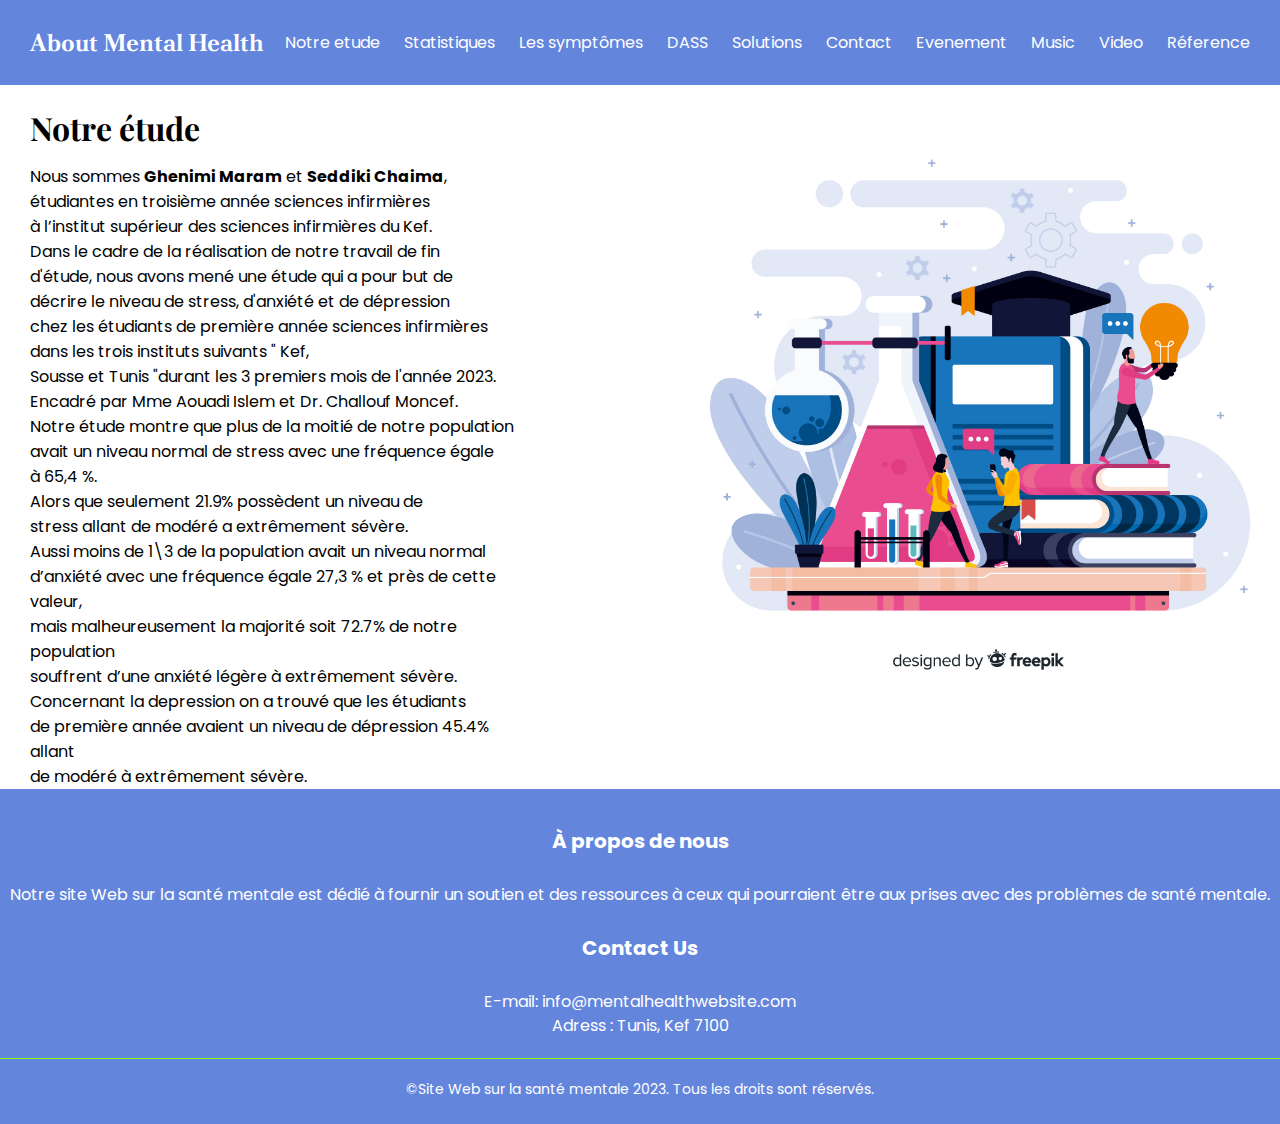
<file: Notreetude.html>
<!DOCTYPE html>
<html lang="en">
<head>
    <meta charset="UTF-8">
    <meta http-equiv="X-UA-Compatible" content="IE=edge">
    <meta name="viewport" content="width=device-width, initial-scale=1.0">
    <meta charset="UTF-8">
    <meta http-equiv="X-UA-Compatible" content="IE=edge">
    <meta name="viewport" content="width=device-width, initial-scale=1.0">
    <link rel="preconnect" href="https://fonts.googleapis.com">
    <link rel="preconnect" href="https://fonts.gstatic.com" crossorigin>
    <link href="https://fonts.googleapis.com/css2?family=Poltawski+Nowy:ital@1&display=swap" rel="stylesheet">
    <link rel="preconnect" href="https://fonts.googleapis.com">
    <link rel="preconnect" href="https://fonts.gstatic.com" crossorigin>
    <link href="https://fonts.googleapis.com/css2?family=Poppins:wght@300&display=swap" rel="stylesheet">
    <link rel="preconnect" href="https://fonts.googleapis.com">
    <link rel="preconnect" href="https://fonts.gstatic.com" crossorigin>
    <link rel="preconnect" href="https://fonts.googleapis.com">
    <link rel="preconnect" href="https://fonts.gstatic.com" crossorigin>
    <link href="https://fonts.googleapis.com/css2?family=Poppins:wght@300&display=swap" rel="stylesheet">
    <link rel="preconnect" href="https://fonts.googleapis.com">
    <link rel="preconnect" href="https://fonts.gstatic.com" crossorigin>
    <link href="https://fonts.googleapis.com/css2?family=Poltawski+Nowy:ital@1&display=swap" rel="stylesheet">
    <link rel="preconnect" href="https://fonts.googleapis.com">
    <link rel="preconnect" href="https://fonts.googleapis.com">
    <link rel="preconnect" href="https://fonts.gstatic.com" crossorigin>
    <link href="https://fonts.googleapis.com/css2?family=Playfair+Display&display=swap" rel="stylesheet">
    <link rel="stylesheet" href="notreetude.css">
    <title>Notre etude</title>
</head>
<body>
    <nav>
        <a href="Index.html" class="name">About Mental Health</a>
        <ul class="menu">
          <li><a href="Notreetude.html">Notre etude</a></li>
          <li><a href="Statistique.html">Statistiques</a></li>
          <li><a href="symptomes.html">Les symptômes</a></li>
          <li><a href="Dass.html">DASS</a></li>
          <li><a href="Solution.html">Solutions</a></li>
          <li><a href="Contact.html">Contact</a></li>
          <li><a href="Event.html">Evenement</a></li>
          <li><a href="Music.html">Music</a></li>
          <li><a href="Video.html">Video</a></li>
          <li><a href="Reference.html">Réference</a></li>
        </ul>
      </nav>
      <section> 
        
        <div class="par"> <h1>Notre étude</h1> <br> Nous sommes <strong>Ghenimi Maram</strong> et <strong> Seddiki Chaima</strong>, <br> 
        étudiantes en troisième année sciences infirmières <br> 
        à l’institut supérieur des sciences infirmières du Kef. <br> 
        Dans le cadre de la réalisation de notre travail de fin <br> 
        d'étude, nous avons mené une étude qui a pour but de <br> 
        décrire le niveau de stress, d'anxiété et de dépression <br> 
        chez les étudiants de première année sciences infirmières <br> 
        dans les trois instituts suivants " Kef, <br> 
        Sousse et Tunis "durant les 3 premiers mois de l'année 2023. <br> 
        Encadré par Mme Aouadi Islem et Dr. Challouf Moncef. <br>        
        Notre étude montre que plus de la moitié de notre population <br> 
        avait un niveau normal de stress avec une fréquence égale <br>
        à 65,4 %. <br>
        Alors que seulement 21.9% possèdent un niveau de <br>
        stress allant de modéré a extrêmement sévère. <br> 
        Aussi moins de 1\3 de la population avait un niveau normal <br> 
        d’anxiété avec une fréquence égale 27,3 % et près de cette valeur, <br> 
        mais malheureusement la majorité soit 72.7% de notre population <br> 
        souffrent d’une anxiété légère à extrêmement sévère. <br> 
        Concernant la depression on a trouvé que les étudiants <br> 
        de première année avaient un niveau de dépression 45.4% allant <br> 
        de modéré à extrêmement sévère.</div> 
      <div class="photo-5"><img src="./images/5.jpg" alt="" width="600" height="600" ></div></section>
      <footer align="center">
        <div class="container">
          <div class="row">
            <div class="col-md-4">
              <h4>À propos de nous</h4>
              <p>Notre site Web sur la santé mentale est dédié à fournir un soutien et des ressources à ceux qui pourraient être aux prises avec des problèmes de santé mentale.</p>
            </div>
            <div class="col-md-4">
              <h4>Contact Us</h4>
              <p>E-mail: info@mentalhealthwebsite.com<br>Adress : Tunis, Kef 7100</p>
            </div>
          </div>
          <div class="row">
            <div class="col-md-12">
              <hr>
              <p class="text-center">&copy;Site Web sur la santé mentale 2023. Tous les droits sont réservés.</p>
            </div>
          </div>
        </div>
      </footer>
</body>
</html>
</file>
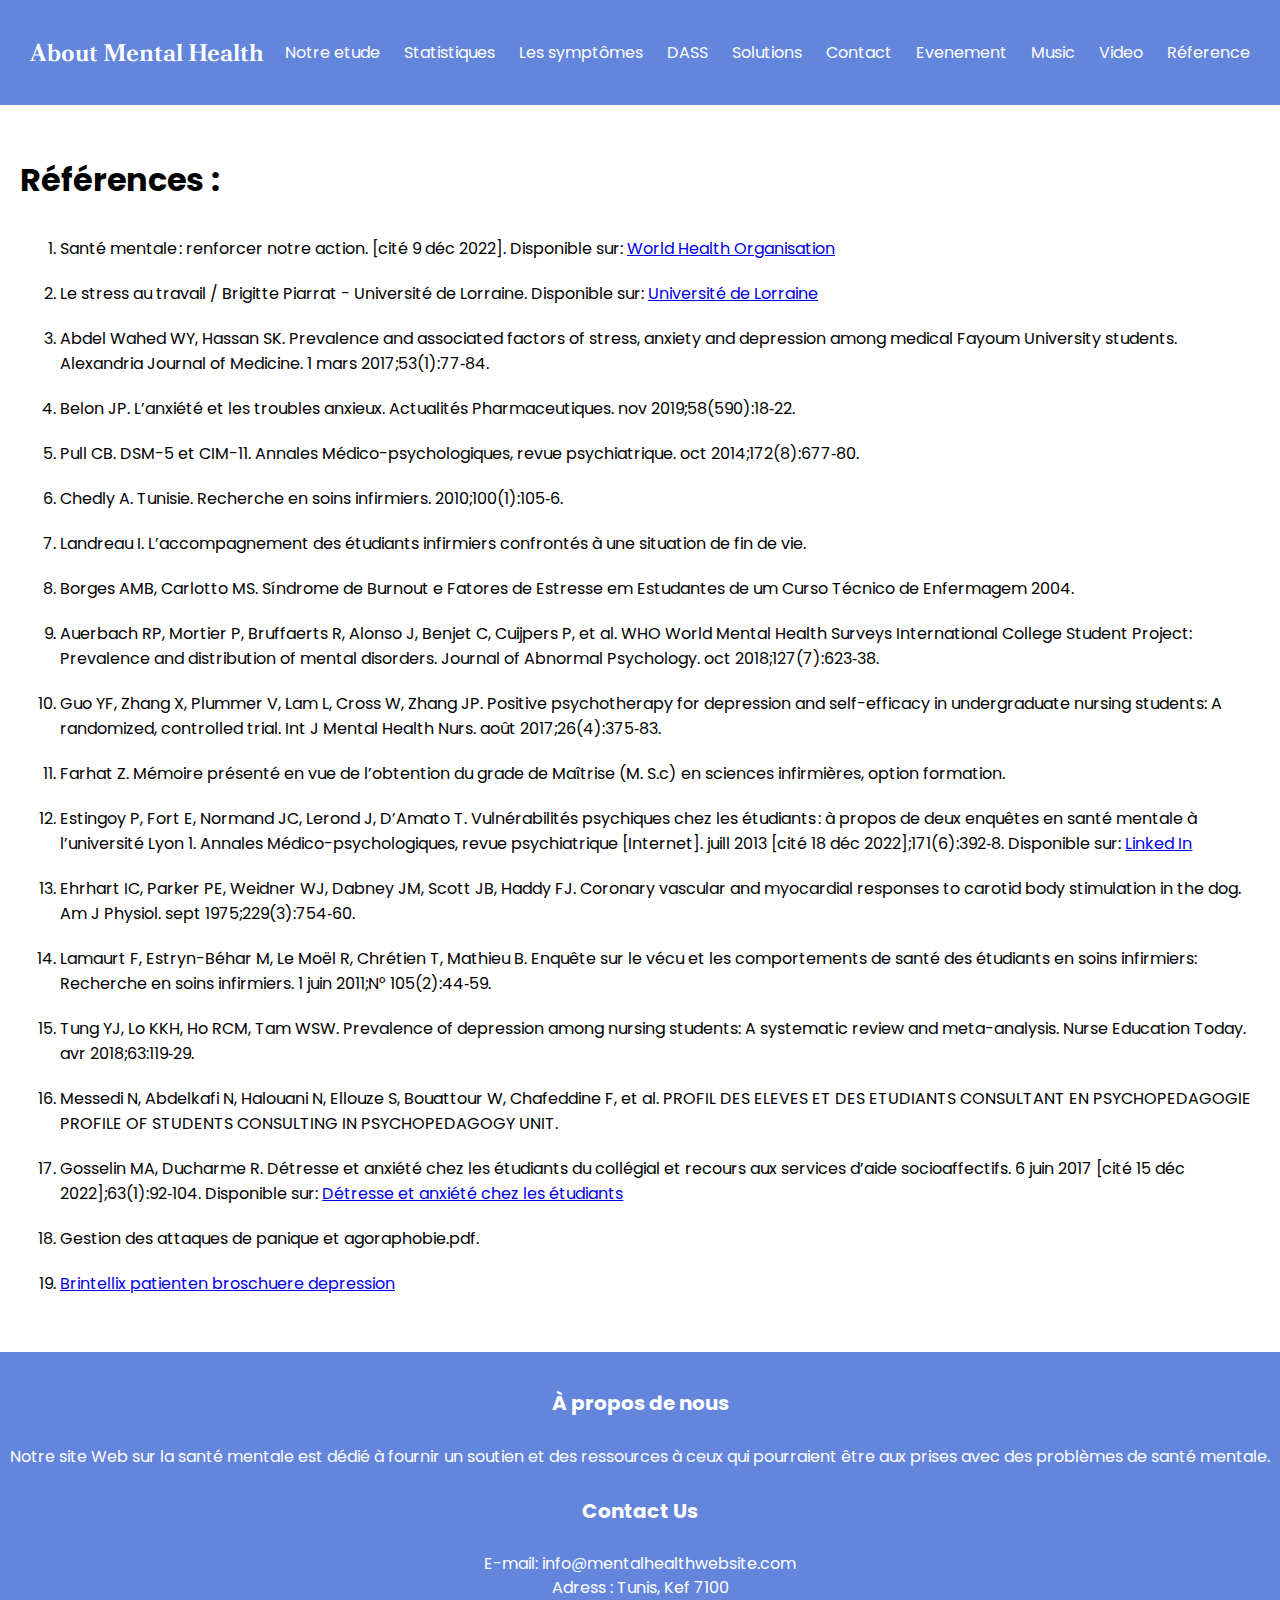
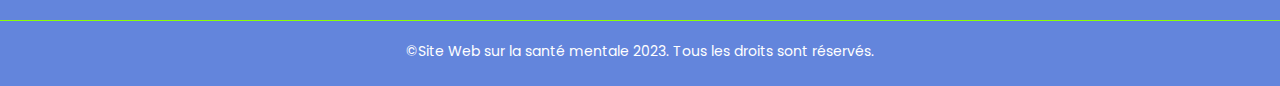
<file: Reference.html>
<!DOCTYPE html>
<html lang="en">
<head>
    <meta charset="UTF-8">
    <meta http-equiv="X-UA-Compatible" content="IE=edge">
    <meta name="viewport" content="width=device-width, initial-scale=1.0">
    <meta name="viewport" content="width=device-width, initial-scale=1.0">
    <link rel="preconnect" href="https://fonts.googleapis.com">
    <link rel="preconnect" href="https://fonts.gstatic.com" crossorigin>
    <link href="https://fonts.googleapis.com/css2?family=Poltawski+Nowy:ital@1&display=swap" rel="stylesheet">
    <link rel="preconnect" href="https://fonts.googleapis.com">
    <link rel="preconnect" href="https://fonts.gstatic.com" crossorigin>
    <link href="https://fonts.googleapis.com/css2?family=Poppins:wght@300&display=swap" rel="stylesheet">
    <link rel="preconnect" href="https://fonts.googleapis.com">
    <link rel="preconnect" href="https://fonts.gstatic.com" crossorigin>
    <link rel="preconnect" href="https://fonts.googleapis.com">
    <link rel="preconnect" href="https://fonts.gstatic.com" crossorigin>
    <link href="https://fonts.googleapis.com/css2?family=Poppins:wght@300&display=swap" rel="stylesheet">
    <link rel="preconnect" href="https://fonts.googleapis.com">
    <link rel="preconnect" href="https://fonts.gstatic.com" crossorigin>
    <link href="https://fonts.googleapis.com/css2?family=Poltawski+Nowy:ital@1&display=swap" rel="stylesheet">
    <link rel="preconnect" href="https://fonts.googleapis.com">
    <link rel="preconnect" href="https://fonts.googleapis.com">
    <link rel="preconnect" href="https://fonts.gstatic.com" crossorigin>
    <link rel="stylesheet" href="reference.css">
    <title>Document</title>
</head>
<body>
    <nav>
        <a href="Index.html" class="name">About Mental Health</a>
        <ul class="menu">
          <li><a href="Notreetude.html">Notre etude</a></li>
          <li><a href="Statistique.html">Statistiques</a></li>
          <li><a href="symptomes.html">Les symptômes</a></li>
          <li><a href="Dass.html">DASS</a></li>
          <li><a href="Solution.html">Solutions</a></li>
          <li><a href="Contact.html">Contact</a></li>
          <li><a href="Event.html">Evenement</a></li>
          <li><a href="Music.html">Music</a></li>
          <li><a href="Video.html">Video</a></li>
          <li><a href="Reference.html">Réference</a></li>
        </ul>
      </nav>
    <section>
        <h1>Références : </h1>
        <ol>
            <li>Santé mentale : renforcer notre action. [cité 9 déc 2022]. Disponible sur: <a href="https://www.who.int/fr/news-room/fact-sheets/detail/mental-health-strengthening-our-response">World Health Organisation</a></li>
            <li>Le stress au travail / Brigitte Piarrat - Universit&#233; de Lorraine. Disponible sur: <a href="https://ulysse.univ-lorraine.fr/discovery/fulldisplay/alma991006648629705596/33UDL_INST:UDL">Université de Lorraine</a> </li>
            <li>Abdel Wahed WY, Hassan SK. Prevalence and associated factors of stress, anxiety and depression among medical Fayoum University students. Alexandria Journal of Medicine. 1 mars 2017;53(1):77‑84.</li>
            <li>Belon JP. L’anxiété et les troubles anxieux. Actualités Pharmaceutiques. nov 2019;58(590):18‑22. </li>
            <li>Pull CB. DSM-5 et CIM-11. Annales Médico-psychologiques, revue psychiatrique. oct 2014;172(8):677‑80. </li>
            <li>Chedly A. Tunisie. Recherche en soins infirmiers. 2010;100(1):105‑6.</li>
            <li>Landreau I. L’accompagnement des étudiants infirmiers confrontés à une situation de fin de vie. </li>
            <li>Borges AMB, Carlotto MS. Síndrome de Burnout e Fatores de Estresse em Estudantes de um Curso Técnico de Enfermagem 2004.</li>
            <li>Auerbach RP, Mortier P, Bruffaerts R, Alonso J, Benjet C, Cuijpers P, et al. WHO World Mental Health Surveys International College Student Project: Prevalence and distribution of mental disorders. Journal of Abnormal Psychology. oct 2018;127(7):623‑38. </li>
            <li>Guo YF, Zhang X, Plummer V, Lam L, Cross W, Zhang JP. Positive psychotherapy for depression and self-efficacy in undergraduate nursing students: A randomized, controlled trial. Int J Mental Health Nurs. août 2017;26(4):375‑83.</li>
            <li>Farhat Z. Mémoire présenté en vue de l’obtention du grade de Maîtrise (M. S.c) en sciences infirmières, option formation. </li>
            <li>Estingoy P, Fort E, Normand JC, Lerond J, D’Amato T. Vulnérabilités psychiques chez les étudiants : à propos de deux enquêtes en santé mentale à l’université Lyon 1. Annales Médico-psychologiques, revue psychiatrique [Internet]. juill 2013 [cité 18 déc 2022];171(6):392‑8. Disponible sur: <a href="https://linkinghub.elsevier.com/retrieve/pii/S0003448713001650">Linked In</a></li>
            <li>Ehrhart IC, Parker PE, Weidner WJ, Dabney JM, Scott JB, Haddy FJ. Coronary vascular and myocardial responses to carotid body stimulation in the dog. Am J Physiol. sept 1975;229(3):754‑60. </li>
            <li>Lamaurt F, Estryn-Béhar M, Le Moël R, Chrétien T, Mathieu B. Enquête sur le vécu et les comportements de santé des étudiants en soins infirmiers: Recherche en soins infirmiers. 1 juin 2011;N° 105(2):44‑59. </li>
            <li>Tung YJ, Lo KKH, Ho RCM, Tam WSW. Prevalence of depression among nursing students: A systematic review and meta-analysis. Nurse Education Today. avr 2018;63:119‑29. </li>
            <li>Messedi N, Abdelkafi N, Halouani N, Ellouze S, Bouattour W, Chafeddine F, et al. PROFIL DES ELEVES ET DES ETUDIANTS CONSULTANT EN PSYCHOPEDAGOGIE PROFILE OF STUDENTS CONSULTING IN PSYCHOPEDAGOGY UNIT. </li>
            <li>Gosselin MA, Ducharme R. Détresse et anxiété chez les étudiants du collégial et recours aux services d’aide socioaffectifs. 6 juin 2017 [cité 15 déc 2022];63(1):92‑104. Disponible sur: <a href="http://id.erudit.org/iderudit/1040048ar">Détresse et anxiété chez les étudiants</a> </li>
            <li>Gestion des attaques de panique et agoraphobie.pdf.</li>
            <li><a href="https://depression.ch/content/2-was-sind-depressionen/1-symptome-und-diagnose/brintellix_patienten_broschuere_depression_f.pdf">Brintellix patienten broschuere depression </a></li>
        </ol>
    </section>
    <footer align="center">
        <div class="container">
          <div class="row">
            <div class="col-md-4">
              <h4>À propos de nous</h4>
              <p>Notre site Web sur la santé mentale est dédié à fournir un soutien et des ressources à ceux qui pourraient être aux prises avec des problèmes de santé mentale.</p>
            </div>
            <div class="col-md-4">
              <h4>Contact Us</h4>
              <p>E-mail: info@mentalhealthwebsite.com<br>Adress : Tunis, Kef 7100</p>
            </div>
          </div>
          <div class="row">
            <div class="col-md-12">
              <hr>
              <p class="text-center">&copy;Site Web sur la santé mentale 2023. Tous les droits sont réservés.</p>
            </div>
          </div>
        </div>
      </footer>
</body>
</html>
</file>
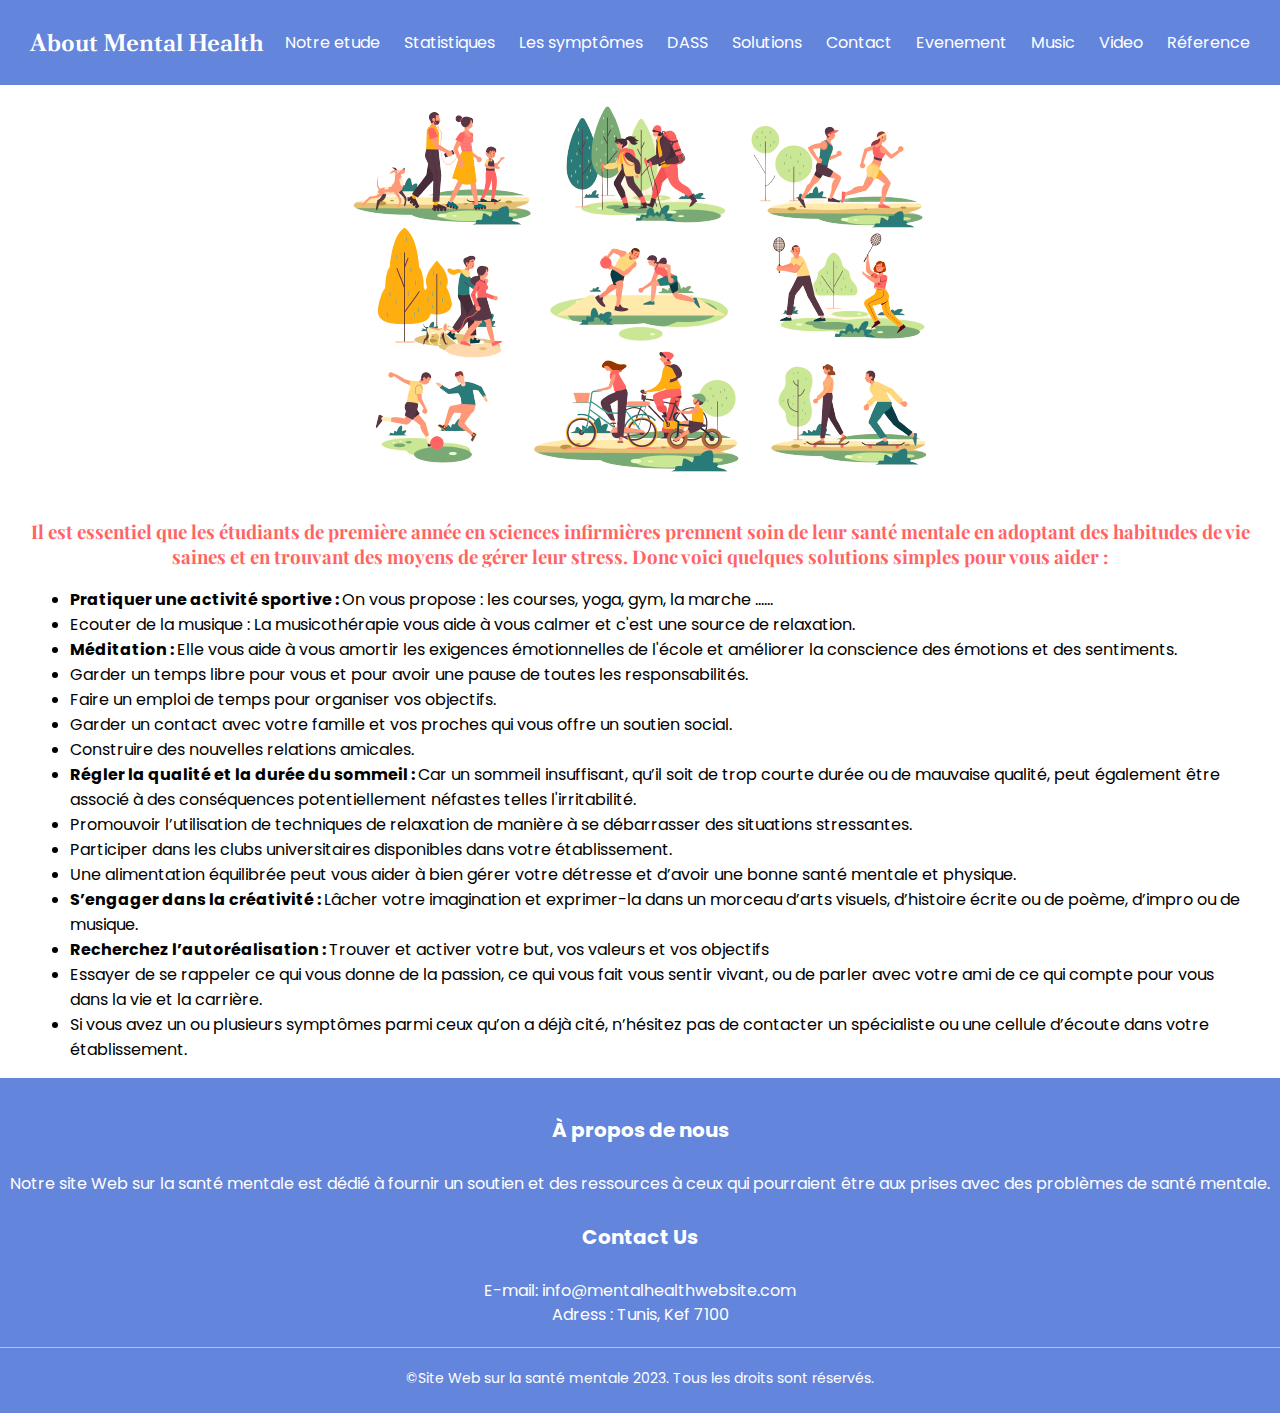
<file: Solution.html>
<!DOCTYPE html>
<html lang="en">
<head>
    <meta charset="UTF-8">
    <meta http-equiv="X-UA-Compatible" content="IE=edge">
    <meta name="viewport" content="width=device-width, initial-scale=1.0">
    <link rel="preconnect" href="https://fonts.googleapis.com">
    <link rel="preconnect" href="https://fonts.gstatic.com" crossorigin>
    <link href="https://fonts.googleapis.com/css2?family=Poltawski+Nowy:ital@1&display=swap" rel="stylesheet">
    <link rel="preconnect" href="https://fonts.googleapis.com">
    <link rel="preconnect" href="https://fonts.gstatic.com" crossorigin>
    <link href="https://fonts.googleapis.com/css2?family=Poppins:wght@300&display=swap" rel="stylesheet">
    <link rel="preconnect" href="https://fonts.googleapis.com">
    <link rel="preconnect" href="https://fonts.gstatic.com" crossorigin>
    <link rel="preconnect" href="https://fonts.googleapis.com">
    <link rel="preconnect" href="https://fonts.gstatic.com" crossorigin>
    <link href="https://fonts.googleapis.com/css2?family=Poppins:wght@300&display=swap" rel="stylesheet">
    <link rel="preconnect" href="https://fonts.googleapis.com">
    <link rel="preconnect" href="https://fonts.gstatic.com" crossorigin>
    <link href="https://fonts.googleapis.com/css2?family=Poltawski+Nowy:ital@1&display=swap" rel="stylesheet">
    <link rel="preconnect" href="https://fonts.googleapis.com">
    <link rel="preconnect" href="https://fonts.googleapis.com">
    <link rel="preconnect" href="https://fonts.gstatic.com" crossorigin>
    <link href="https://fonts.googleapis.com/css2?family=Playfair+Display&display=swap" rel="stylesheet">
    <link rel="stylesheet" href="solution.css">
    <title>Solution</title>
</head>
<body>
    <nav>
        <a href="Index.html" class="name">About Mental Health</a>
        <ul class="menu">
          <li><a href="Notreetude.html">Notre etude</a></li>
          <li><a href="Statistique.html">Statistiques</a></li>
          <li><a href="symptomes.html">Les symptômes</a></li>
          <li><a href="Dass.html">DASS</a></li>
          <li><a href="Solution.html">Solutions</a></li>
          <li><a href="Contact.html">Contact</a></li>
          <li><a href="Event.html">Evenement</a></li>
          <li><a href="Music.html">Music</a></li>
          <li><a href="Video.html">Video</a></li>
          <li><a href="Reference.html">Réference</a></li>
        </ul>
      </nav>
      <section>
        <div align="center"><img src="./images/activité.png" alt="" ></div>
        <h3 id="titre" align="center">Il est essentiel que les étudiants de première année en sciences infirmières prennent soin de leur santé mentale en adoptant des habitudes de vie saines et en trouvant des moyens de gérer leur stress. Donc voici quelques solutions simples pour vous aider :</h3>
    <div><ul>
    <li><strong> Pratiquer une activité sportive : </strong> On vous propose : les courses, yoga, gym, la marche ……</li>
    <li>Ecouter de la musique : </strong> La musicothérapie vous aide à vous calmer et c'est une source de relaxation.</li>
    <li><strong>Méditation : </strong>  Elle vous aide à vous amortir les exigences émotionnelles de l'école et améliorer la conscience des émotions et des sentiments.</li>
    <li>Garder un temps libre pour vous et pour avoir une pause de toutes les responsabilités. </li>
    <li>Faire un emploi de temps pour organiser vos objectifs. </li>
    <li>Garder un contact avec votre famille et vos proches qui vous offre un soutien social.</li>
    <li>Construire des nouvelles relations amicales.</li>
    <li><strong>Régler la qualité et la durée du sommeil : </strong> Car un sommeil insuffisant, qu’il soit de trop courte durée ou de mauvaise qualité, peut également être associé à des conséquences potentiellement néfastes telles l'irritabilité.</li>
    <li>Promouvoir l’utilisation de techniques de relaxation de manière à se débarrasser des situations stressantes.</li>
    <li>Participer dans les clubs universitaires disponibles dans votre établissement. </li>
    <li>Une alimentation équilibrée peut vous aider à bien gérer votre détresse et d’avoir une bonne santé mentale et physique.</li>
    <li><strong>S’engager dans la créativité : </strong> Lâcher votre imagination et exprimer-la dans un morceau d’arts visuels, d’histoire écrite ou de poème, d’impro ou de musique.</li>
    <li><strong> Recherchez l’autoréalisation : </strong> Trouver et activer votre but, vos valeurs et vos objectifs</li>
    <li>Essayer de se rappeler ce qui vous donne de la passion, ce qui vous fait vous sentir vivant, ou de parler avec votre ami de ce qui compte pour vous dans la vie et la carrière.</li>
    <li>Si vous avez un ou plusieurs symptômes parmi ceux qu’on a déjà cité, n’hésitez pas de contacter un spécialiste ou une cellule d’écoute dans votre établissement.</li>
</ul></div></section>
<footer align="center">
  <div class="container">
    <div class="row">
      <div class="col-md-4">
        <h4>À propos de nous</h4>
        <p>Notre site Web sur la santé mentale est dédié à fournir un soutien et des ressources à ceux qui pourraient être aux prises avec des problèmes de santé mentale.</p>
      </div>
      <div class="col-md-4">
        <h4>Contact Us</h4>
        <p>E-mail: info@mentalhealthwebsite.com<br>Adress : Tunis, Kef 7100</p>
      </div>
    </div>
    <div class="row">
      <div class="col-md-12">
        <hr>
        <p class="text-center">&copy;Site Web sur la santé mentale 2023. Tous les droits sont réservés.</p>
      </div>
    </div>
  </div>
</footer>
</body>
</html>
</file>
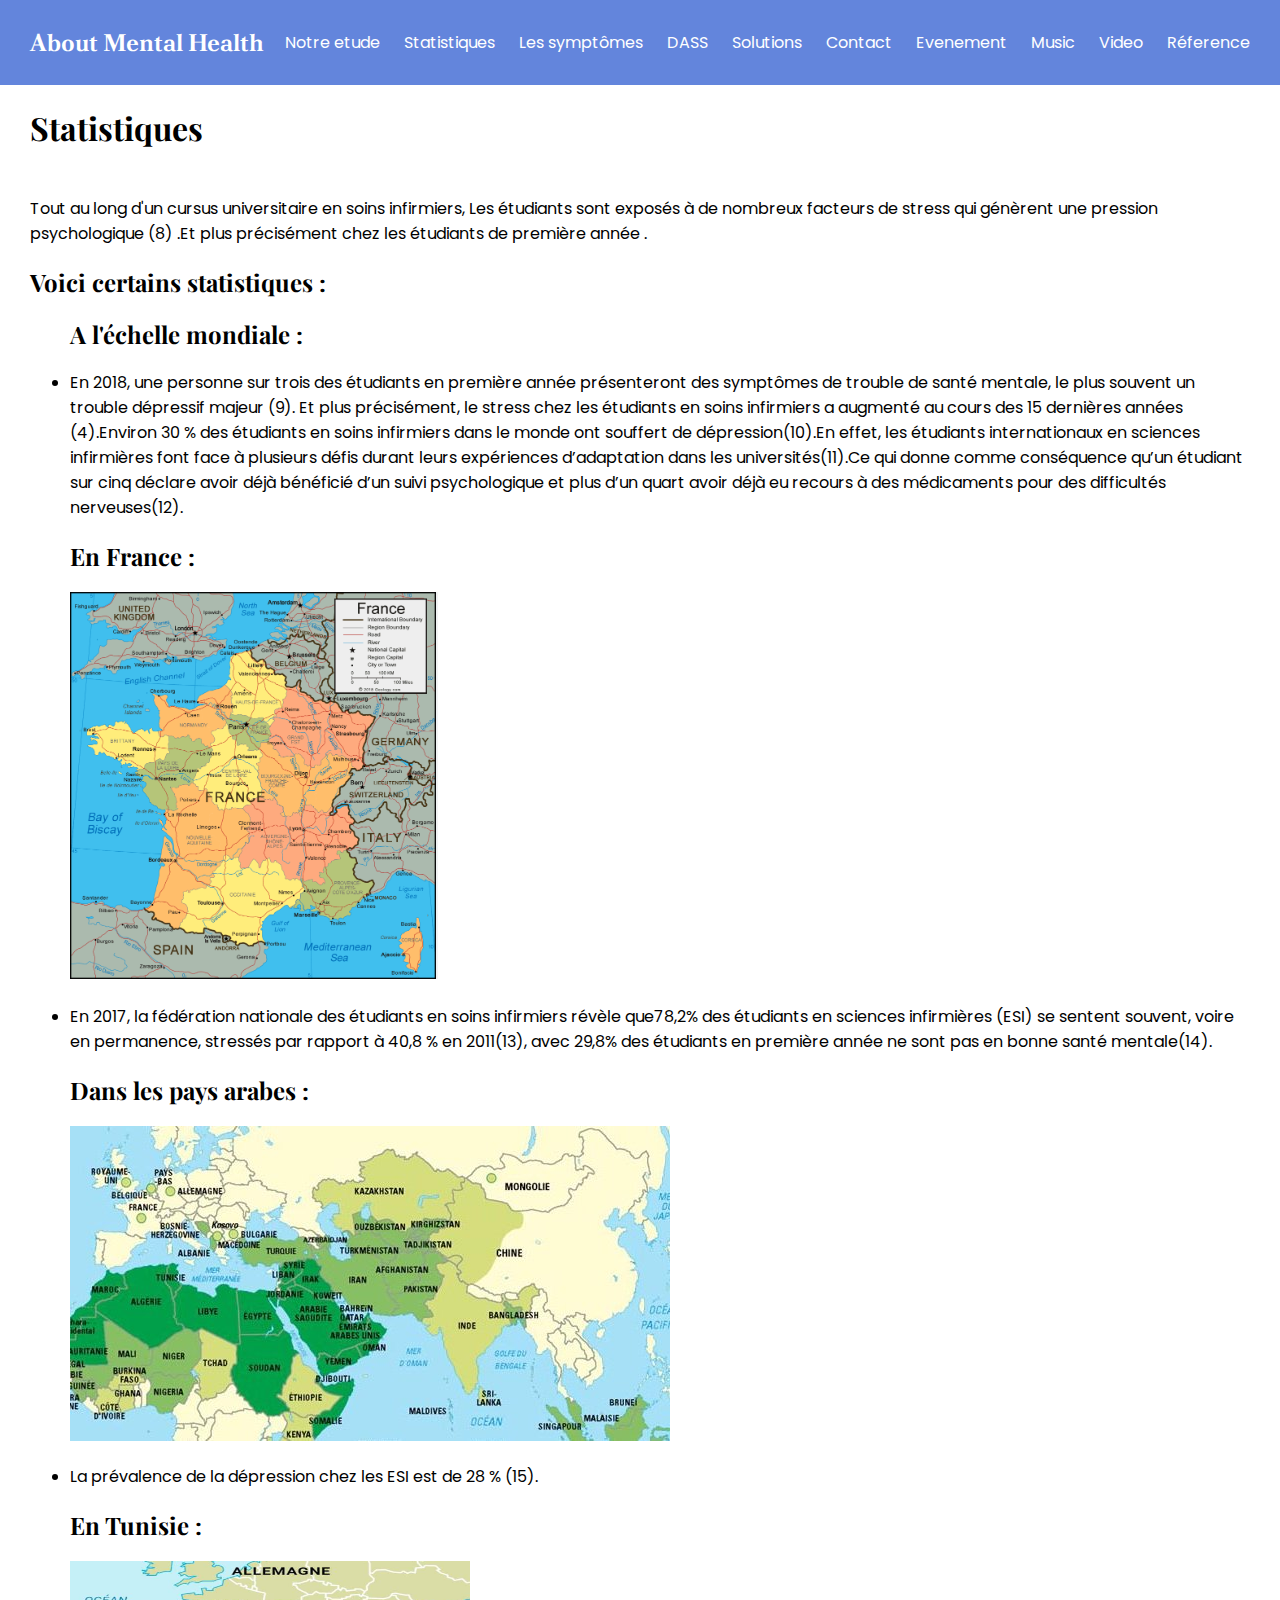
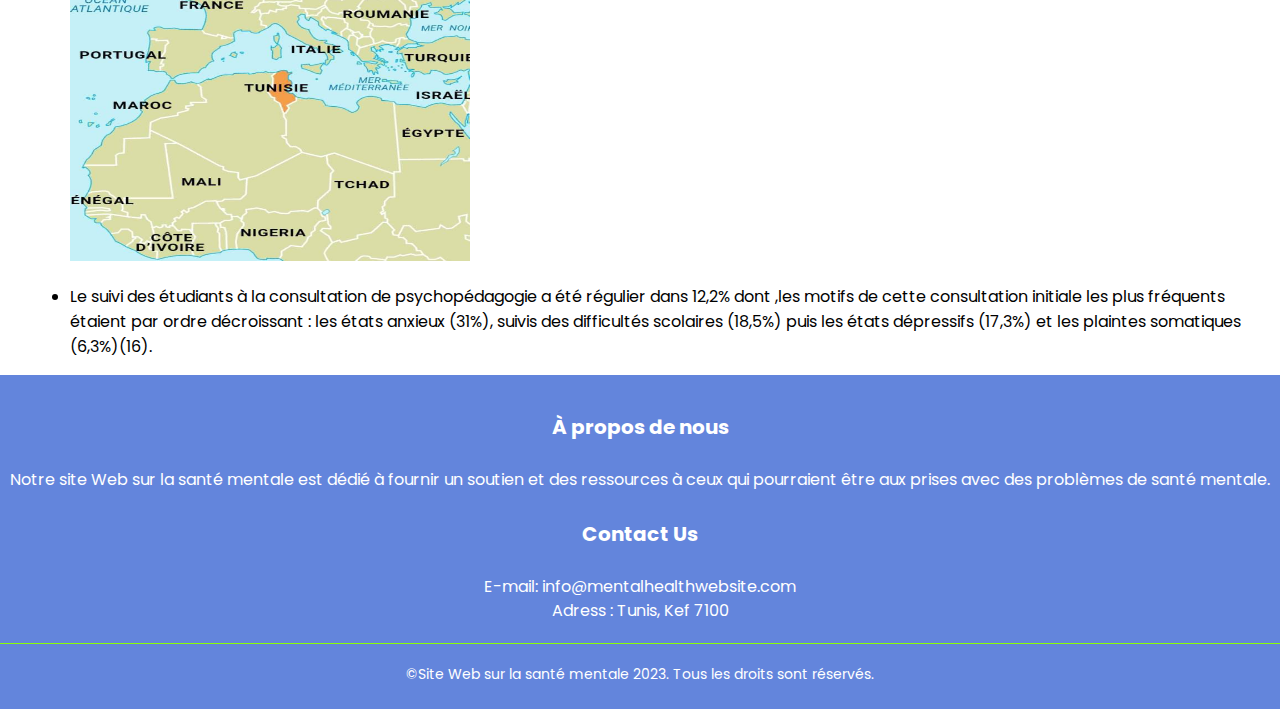
<file: Statistique.html>
<!DOCTYPE html>
<html lang="en">
<head>
    <meta charset="UTF-8">
    <meta http-equiv="X-UA-Compatible" content="IE=edge">
    <meta name="viewport" content="width=device-width, initial-scale=1.0">
    <link rel="preconnect" href="https://fonts.googleapis.com">
    <link rel="preconnect" href="https://fonts.gstatic.com" crossorigin>
    <link href="https://fonts.googleapis.com/css2?family=Poltawski+Nowy:ital@1&display=swap" rel="stylesheet">
    <link rel="preconnect" href="https://fonts.googleapis.com">
    <link rel="preconnect" href="https://fonts.gstatic.com" crossorigin>
    <link href="https://fonts.googleapis.com/css2?family=Poppins:wght@300&display=swap" rel="stylesheet">
    <link rel="preconnect" href="https://fonts.googleapis.com">
    <link rel="preconnect" href="https://fonts.gstatic.com" crossorigin>
    <link rel="preconnect" href="https://fonts.googleapis.com">
    <link rel="preconnect" href="https://fonts.gstatic.com" crossorigin>
    <link href="https://fonts.googleapis.com/css2?family=Poppins:wght@300&display=swap" rel="stylesheet">
    <link rel="preconnect" href="https://fonts.googleapis.com">
    <link rel="preconnect" href="https://fonts.gstatic.com" crossorigin>
    <link href="https://fonts.googleapis.com/css2?family=Poltawski+Nowy:ital@1&display=swap" rel="stylesheet">
    <link rel="preconnect" href="https://fonts.googleapis.com">
    <link rel="preconnect" href="https://fonts.googleapis.com">
    <link rel="preconnect" href="https://fonts.gstatic.com" crossorigin>
    <link href="https://fonts.googleapis.com/css2?family=Playfair+Display&display=swap" rel="stylesheet">
    <title>Statistiques</title>
    <link rel="stylesheet" href="statistique.css">
</head>
<body>
    <nav>
        <a href="Index.html" class="name">About Mental Health</a>
        <ul class="menu">
          <li><a href="Notreetude.html">Notre etude</a></li>
          <li><a href="Statistique.html">Statistiques</a></li>
          <li><a href="symptomes.html">Les symptômes</a></li>
          <li><a href="#">DASS</a></li>
          <li><a href="Solution.html">Solutions</a></li>
          <li><a href="Contact.html">Contact</a></li>
          <li><a href="Dass.html">Evenement</a></li>
          <li><a href="Music.html">Music</a></li>
          <li><a href="Video.html">Video</a></li>
          <li><a href="Reference.html">Réference</a></li>
        </ul>
      </nav>
    <section><p> <h1 id="titre">Statistiques</h1> <br>  Tout au long d'un cursus universitaire en soins infirmiers, Les étudiants sont exposés à de nombreux facteurs de stress qui génèrent une pression psychologique (8) .Et plus précisément chez les étudiants de première année .</p>
    <h2 id="titre">Voici certains statistiques :</h2>
    <ul>
        <h2 id="titre">A l'échelle mondiale :</h2>
        <li><p>En 2018, une personne sur trois des étudiants en première année présenteront des symptômes de trouble de santé mentale, le plus souvent un trouble dépressif majeur (9).
            Et plus précisément, le stress chez les étudiants en soins infirmiers a augmenté au cours des 15 dernières années (4).Environ 30 % des étudiants en soins infirmiers dans le monde ont souffert de dépression(10).En effet, les étudiants internationaux en sciences infirmières font face à plusieurs défis durant leurs expériences d’adaptation dans les universités(11).Ce qui donne comme conséquence  qu’un étudiant sur cinq déclare avoir déjà  bénéficié d’un suivi psychologique et plus d’un quart  avoir déjà eu recours  à des médicaments pour des difficultés nerveuses(12).
            </p></li>
            <h2 id="titre">En France :</h2>
            <img src="./images/France.PNG" alt="">
        <li><p>En 2017, la fédération nationale des étudiants en soins infirmiers révèle que78,2% des étudiants en sciences infirmières (ESI) se sentent souvent, voire en permanence, stressés par rapport à 40,8 % en 2011(13), avec 29,8% des étudiants en première année ne sont pas  en bonne santé mentale(14).</p></li>
        <h2 id="titre">Dans les pays arabes :</h2>
        <img src="./images/les pays arabe.jpg" alt="">
        <li><p>La prévalence de la dépression chez les ESI est  de 28 % (15). </p></li>
        <h2 id="titre">En Tunisie :</h2>
        <img src="./images/tunis.jpg" alt="" height="300" width="400">
        <li><p>Le suivi des étudiants à la consultation de psychopédagogie a été régulier dans 12,2%  dont ,les motifs de cette consultation initiale les plus fréquents étaient par ordre décroissant : les états anxieux (31%), suivis des difficultés scolaires (18,5%) puis les états dépressifs (17,3%) et les plaintes somatiques (6,3%)(16).</p></li>
    </ul>

</section>
<footer align="center">
    <div class="container">
      <div class="row">
        <div class="col-md-4">
          <h4>À propos de nous</h4>
          <p>Notre site Web sur la santé mentale est dédié à fournir un soutien et des ressources à ceux qui pourraient être aux prises avec des problèmes de santé mentale.</p>
        </div>
        <div class="col-md-4">
          <h4>Contact Us</h4>
          <p>E-mail: info@mentalhealthwebsite.com<br>Adress : Tunis, Kef 7100</p>
        </div>
      </div>
      <div class="row">
        <div class="col-md-12">
          <hr>
          <p class="text-center">&copy;Site Web sur la santé mentale 2023. Tous les droits sont réservés.</p>
        </div>
      </div>
    </div>
  </footer>
</body>
</html>
</file>
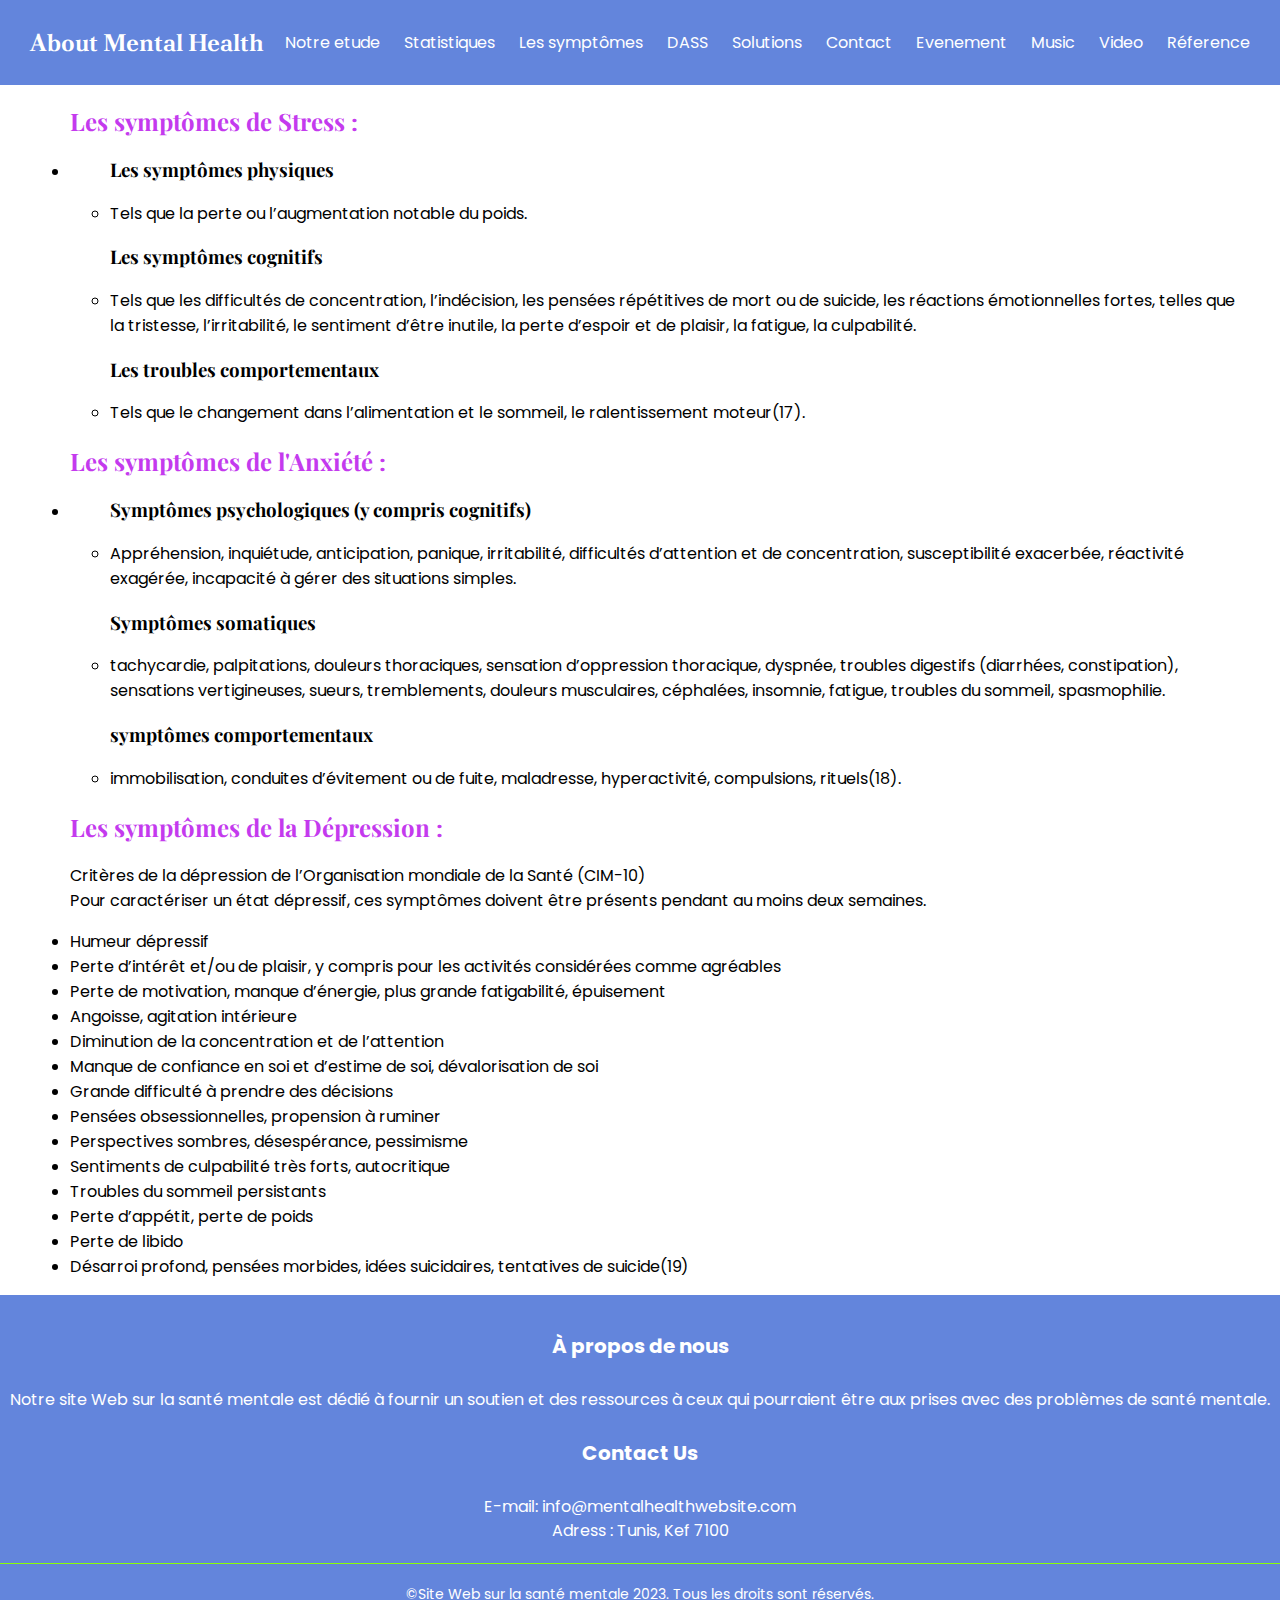
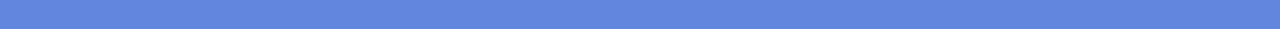
<file: Symptomes.html>
<!DOCTYPE html>
<html lang="en">
<head>
    <meta charset="UTF-8">
    <meta http-equiv="X-UA-Compatible" content="IE=edge">
    <meta name="viewport" content="width=device-width, initial-scale=1.0">
    <link rel="preconnect" href="https://fonts.googleapis.com">
    <link rel="preconnect" href="https://fonts.gstatic.com" crossorigin>
    <link href="https://fonts.googleapis.com/css2?family=Poltawski+Nowy:ital@1&display=swap" rel="stylesheet">
    <link rel="preconnect" href="https://fonts.googleapis.com">
    <link rel="preconnect" href="https://fonts.gstatic.com" crossorigin>
    <link href="https://fonts.googleapis.com/css2?family=Poppins:wght@300&display=swap" rel="stylesheet">
    <link rel="preconnect" href="https://fonts.googleapis.com">
    <link rel="preconnect" href="https://fonts.gstatic.com" crossorigin>
    <link rel="preconnect" href="https://fonts.googleapis.com">
    <link rel="preconnect" href="https://fonts.gstatic.com" crossorigin>
    <link href="https://fonts.googleapis.com/css2?family=Poppins:wght@300&display=swap" rel="stylesheet">
    <link rel="preconnect" href="https://fonts.googleapis.com">
    <link rel="preconnect" href="https://fonts.gstatic.com" crossorigin>
    <link href="https://fonts.googleapis.com/css2?family=Poltawski+Nowy:ital@1&display=swap" rel="stylesheet">
    <link rel="preconnect" href="https://fonts.googleapis.com">
    <link rel="preconnect" href="https://fonts.googleapis.com">
    <link rel="preconnect" href="https://fonts.gstatic.com" crossorigin>
    <link href="https://fonts.googleapis.com/css2?family=Playfair+Display&display=swap" rel="stylesheet">
    <title>Les symptomes</title>
    <link rel="stylesheet" href="symptomes.css">
</head>
<body>
    <nav>
        <a href="Index.html" class="name">About Mental Health</a>
        <ul class="menu">
          <li><a href="Notreetude.html">Notre etude</a></li>
          <li><a href="Statistique.html">Statistiques</a></li>
          <li><a href="symptomes.html">Les symptômes</a></li>
          <li><a href="Dass.html">DASS</a></li>
          <li><a href="Solution.html">Solutions</a></li>
          <li><a href="Contact.html">Contact</a></li>
          <li><a href="Event.html">Evenement</a></li>
          <li><a href="Music.html">Music</a></li>
          <li><a href="Video.html">Video</a></li>
          <li><a href="Reference.html">Réference</a></li>
        </ul>
      </nav>
      <section>
        <ul>
            <h2 id="titree">Les symptômes de Stress :</h2>
            <li><ul>
                <h3 id="titre">Les symptômes physiques</h3>
            <li>Tels que la perte ou l’augmentation notable du poids.</li>
            <h3 id="titre">Les symptômes cognitifs</h3>
            <li>Tels que les difficultés de concentration, l’indécision, les pensées    répétitives de mort ou de suicide, les réactions émotionnelles fortes, telles que la tristesse, l’irritabilité, le sentiment d’être inutile, la perte d’espoir et de plaisir, la fatigue, la culpabilité.</li>
            <h3 id="titre">Les troubles comportementaux</h3>
            <li>Tels que le changement dans l’alimentation et le sommeil, le ralentissement moteur(17).</li>
            </ul></li>
            <h2 id="titree">Les symptômes de l'Anxiété : </h2>
            <li><ul>
            <h3 id="titre">Symptômes psychologiques (y compris cognitifs)</h3>
            <li>Appréhension, inquiétude, anticipation, panique, irritabilité, difficultés d’attention et de concentration, susceptibilité exacerbée, réactivité exagérée, incapacité à gérer des situations simples.</li>
            <h3 id="titre">Symptômes somatiques</h3>
            <li>tachycardie, palpitations, douleurs thoraciques, sensation d’oppression thoracique, dyspnée, troubles digestifs (diarrhées, constipation), sensations vertigineuses, sueurs, tremblements, douleurs musculaires, céphalées, insomnie, fatigue, troubles du sommeil, spasmophilie.</li>
            <h3 id="titre">symptômes comportementaux</h3>
            <li>immobilisation, conduites d’évitement ou de fuite, maladresse, hyperactivité, compulsions, rituels(18).</li>
        </ul></li>
            <h2 id="titree">Les symptômes de la Dépression : </h2>
            <p>Critères de la dépression de l’Organisation mondiale de la Santé (CIM-10) <br> Pour caractériser un état dépressif, ces symptômes doivent être présents pendant au moins deux semaines.</p> 
            <li>Humeur dépressif</li>
            <li>Perte d’intérêt et/ou de plaisir, y compris pour les activités considérées comme agréables </li>
            <li>Perte de motivation, manque d’énergie, plus grande fatigabilité, épuisement</li>
            <li>Angoisse, agitation intérieure </li>
            <li>Diminution de la concentration et de l’attention</li>
            <li>Manque de confiance en soi et d’estime de soi, dévalorisation de soi </li>
            <li>Grande difficulté à prendre des décisions </li>
            <li>Pensées obsessionnelles, propension à ruminer </li>
            <li>Perspectives sombres, désespérance, pessimisme</li>
            <li>Sentiments de culpabilité très forts, autocritique </li>
            <li>Troubles du sommeil persistants </li>
            <li>Perte d’appétit, perte de poids </li>
            <li>Perte de libido</li>
            <li>Désarroi profond, pensées morbides, idées suicidaires, tentatives de suicide(19)</li>
        </ul>
      </section>
      <footer align="center">
        <div class="container">
          <div class="row">
            <div class="col-md-4">
              <h4>À propos de nous</h4>
              <p>Notre site Web sur la santé mentale est dédié à fournir un soutien et des ressources à ceux qui pourraient être aux prises avec des problèmes de santé mentale.</p>
            </div>
            <div class="col-md-4">
              <h4>Contact Us</h4>
              <p>E-mail: info@mentalhealthwebsite.com<br>Adress : Tunis, Kef 7100</p>
            </div>
          </div>
          <div class="row">
            <div class="col-md-12">
              <hr>
              <p class="text-center">&copy;Site Web sur la santé mentale 2023. Tous les droits sont réservés.</p>
            </div>
          </div>
        </div>
      </footer>
</body>
</html>
</file>
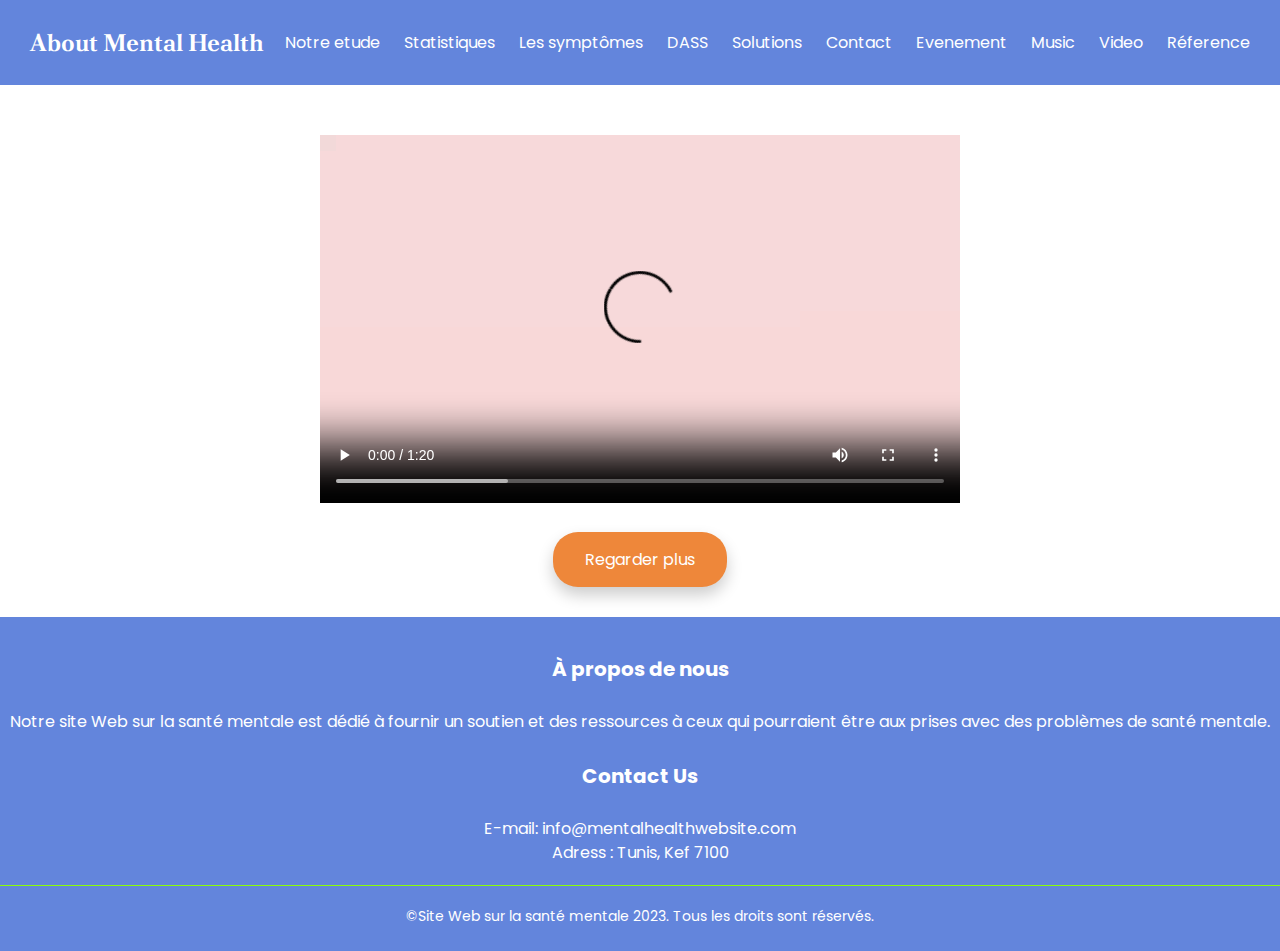
<file: Video.html>
<!DOCTYPE html>
<html lang="en">
<head>
    <meta charset="UTF-8">
    <meta http-equiv="X-UA-Compatible" content="IE=edge">
    <meta name="viewport" content="width=device-width, initial-scale=1.0">
    <link rel="preconnect" href="https://fonts.googleapis.com">
    <link rel="preconnect" href="https://fonts.gstatic.com" crossorigin>
    <link href="https://fonts.googleapis.com/css2?family=Poltawski+Nowy:ital@1&display=swap" rel="stylesheet">
    <link rel="preconnect" href="https://fonts.googleapis.com">
    <link rel="preconnect" href="https://fonts.gstatic.com" crossorigin>
    <link href="https://fonts.googleapis.com/css2?family=Poppins:wght@300&display=swap" rel="stylesheet">
    <link rel="preconnect" href="https://fonts.googleapis.com">
    <link rel="preconnect" href="https://fonts.gstatic.com" crossorigin>
    <link rel="preconnect" href="https://fonts.googleapis.com">
    <link rel="preconnect" href="https://fonts.gstatic.com" crossorigin>
    <link href="https://fonts.googleapis.com/css2?family=Poppins:wght@300&display=swap" rel="stylesheet">
    <link rel="preconnect" href="https://fonts.googleapis.com">
    <link rel="preconnect" href="https://fonts.gstatic.com" crossorigin>
    <link href="https://fonts.googleapis.com/css2?family=Poltawski+Nowy:ital@1&display=swap" rel="stylesheet">
    <link rel="preconnect" href="https://fonts.googleapis.com">
    <link rel="preconnect" href="https://fonts.googleapis.com">
    <link rel="preconnect" href="https://fonts.gstatic.com" crossorigin>
    <link href="https://fonts.googleapis.com/css2?family=Playfair+Display&display=swap" rel="stylesheet">
    <link rel="stylesheet" href="video.css">
    <title>Video</title>
</head>
<body>
    <nav>
        <a href="Index.html" class="name">About Mental Health</a>
        <ul class="menu">
          <li><a href="Notreetude.html">Notre etude</a></li>
          <li><a href="Statistique.html">Statistiques</a></li>
          <li><a href="symptomes.html">Les symptômes</a></li>
          <li><a href="Dass.html">DASS</a></li>
          <li><a href="Solution.html">Solutions</a></li>
          <li><a href="Contact.html">Contact</a></li>
          <li><a href="Event.html">Evenement</a></li>
          <li><a href="Music.html">Music</a></li>
          <li><a href="Video.html">Video</a></li>
          <li><a href="Reference.html">Réference</a></li>
        </ul>
      </nav>
    <section align="center">
        <video src="./images/video.mp4" controls></video> <br>
        <button class="button" onclick="window.open('https://www.youtube.com/watch?v=Ufohfe3PeRM&ab_channel=C%C3%A9dricMichel-BullesdeS%C3%A9r%C3%A9nit%C3%A9')">Regarder plus</button>
    </section>
    <footer align="center">
      <div class="container">
        <div class="row">
          <div class="col-md-4">
            <h4>À propos de nous</h4>
            <p>Notre site Web sur la santé mentale est dédié à fournir un soutien et des ressources à ceux qui pourraient être aux prises avec des problèmes de santé mentale.</p>
          </div>
          <div class="col-md-4">
            <h4>Contact Us</h4>
            <p>E-mail: info@mentalhealthwebsite.com<br>Adress : Tunis, Kef 7100</p>
          </div>
        </div>
        <div class="row">
          <div class="col-md-12">
            <hr>
            <p class="text-center">&copy;Site Web sur la santé mentale 2023. Tous les droits sont réservés.</p>
          </div>
        </div>
      </div>
    </footer>
</body>
</html>
</file>
<file: index.css>
body{
    margin: 0%;
}
nav {
    display: flex;
    justify-content: space-between;
    align-items: center;
    background-color: #6385DC;
    padding: 20px;
    padding-left: 30px;
    
   
  }
  
  .name {
    font-size: 24px;
    font-weight: bold;
    color: white;
    text-decoration: none;
    font-family: 'Poltawski Nowy', serif;
  }
  
  .menu {
    list-style: none;
    margin: 0;
    padding: 0;
  }
  
  .menu li {
    display: inline-block;
    font-family: 'Poppins', sans-serif;
  }
  
  .menu li a {
    display: block;
    color: white;
    text-decoration: none;
    padding: 10px;
    transition: all 0.2s ease-in-out;
  }
  
  .menu li a:hover {
    background-color: #527C88;
    border-radius: 4px;
  }
  .menu li a:hover {
    background-color: #EE873A;
  }
 .intro{
    font-size: 20px;
    font-family: 'Poppins', sans-serif;
    padding-left: 50px;
    padding-top: 20px;
    
 }
 .intro-name{
    font-family: 'Playfair Display', serif;
 }
 section{
    display: flex;
    
 }
 .image1{
    padding-left: 230px;
    padding-top: 30px;
    padding-right: 30px;
  
 }
 .button {
    background-color: #EE873A;
    border: none;
    color: white;
    padding: 15px 32px;
    text-align: center;
    text-decoration: none;
    display: inline-block;
    font-size: 16px;
    border-radius: 25px;
    transition-duration: 0.4s;
    cursor: pointer;
    box-shadow: 0px 8px 16px 0px rgba(0,0,0,0.2);
    font-family: 'Poppins', sans-serif;
    margin-bottom: 30px;
  }
  
  .button:hover {
    background-color: #c97230;
    box-shadow: 0px 14px 20px 0px rgba(0,0,0,0.2);
  }
  .def{
    font-size: 20px;
    font-family: 'Poppins', sans-serif;
    padding-left: 250px;
    padding-top: 90px;
  }
.sec-2{
  background-color: #6385DC;
  color: white;
}
.photo-2{
  padding-left:30px ;
}
.sec-3{
  font-size: 19px;
  font-family: 'Poppins', sans-serif;
  list-style-type: none;
  
  padding-left: 30px;
}
.sec-3 div{
  margin-right: 30px;
  padding-top: 25px;
}
.sec-4{
  background-color: #6385DC;
  font-family: 'Poppins', sans-serif;
  padding-left: 30px;
  color: white;
  display: block;
  
  margin: 0px;
  font-size: 20px;

}
.sec-4 h2{
  margin-bottom: -20px ;
}
.si{
  display: flex;
}.photo-4{
  padding-left: 200px;
}
.sec-5{
  font-family: 'Poppins', sans-serif;
  padding-left: 30px;
  font-size: 20px;
}
.sec-5 h2{
  margin-bottom: -20px ;
}
#titre{
  font-family: 'Playfair Display', serif;
}

.photo-5{
  padding-top: 20px;
  padding-left: 50px;
  padding-right: 100px;
  padding-bottom: 20px;
}

footer {
  background-color: #6385DC;
  padding: 10px 0;
}

footer h4 {
  font-size: 20px;
  font-weight: bold;
  color: white;
  font-family: 'Poppins', sans-serif;
}

footer p {
  font-size: 16px;
  line-height: 1.5;
  color: white;
  font-family: 'Poppins', sans-serif;
}


footer p.text-center {
  margin-top: 20px;
  font-size: 14px;
  color: white;
  font-family: 'Poppins', sans-serif;
}

footer hr {
  margin: 20px 0;
  border: 0;
  border-top: 1px solid #8aff05;
}
</file>
<file: contact.css>
@import url('https://fonts.googleapis.com/css2?family=Poppins:wght@200;300;400;500;600;700&display=swap');
*{
  margin: 0;
  padding: 0;
  
  font-family: "Poppins" , sans-serif;
}
body{
  min-height: 100vh;
  width: 100%;
  background: white;
}
section{
    align-items: center;
    display: flex;
    padding-top: 50px;
    padding-left: 90px;
}
.container{
  width: 85%;
  background: #fff;
  border-radius: 6px;
  padding: 20px 60px 30px 40px;
  box-shadow: 0 5px 10px rgba(0, 0, 0, 0.2);
}
.container .content{
  display: flex;
  align-items: center;
  justify-content: space-between;
}
.container .content .left-side{
  width: 25%;
  height: 100%;
  display: flex;
  flex-direction: column;
  align-items: center;
  justify-content: center;
  margin-top: 15px;
  position: relative;
}
.content .left-side::before{
  content: '';
  position: absolute;
  height: 70%;
  width: 2px;
  right: -15px;
  top: 50%;
  transform: translateY(-50%);
  background: #afafb6;
}
.content .left-side .details{
  margin: 14px;
  text-align: center;
}
.content .left-side .details i{
  font-size: 30px;
  color: #EE873A;
  margin-bottom: 10px;
}
.content .left-side .details .topic{
  font-size: 18px;
  font-weight: 500;
}
.content .left-side .details .text-one,
.content .left-side .details .text-two{
  font-size: 14px;
  color: #afafb6;
}
.container .content .right-side{
  width: 75%;
  margin-left: 75px;
}
.content .right-side .topic-text{
  font-size: 23px;
  font-weight: 600;
  color: #EE873A;
}
.right-side .input-box{
  height: 50px;
  width: 100%;
  margin: 12px 0;
}
.right-side .input-box input,
.right-side .input-box textarea{
  height: 100%;
  width: 100%;
  border: none;
  outline: none;
  font-size: 16px;
  background: #F0F1F8;
  border-radius: 6px;
  padding: 0 15px;
  resize: none;
}
.right-side .message-box{
  min-height: 110px;
}
.right-side .input-box textarea{
  padding-top: 6px;
}
.right-side .button{
  display: inline-block;
  margin-top: 12px;
}
.right-side .button input[type="submit"]{
  color: #fff;
  font-size: 18px;
  outline: none;
  border: none;
  padding: 8px 16px;
  border-radius: 6px;
  background: #EE873A;
  cursor: pointer;
  transition: all 0.3s ease;
}
.button input[type="submit"]:hover{
  background: #bd6c2e;
}

@media (max-width: 950px) {
  .container{
    width: 90%;
    padding: 30px 40px 40px 35px ;
  }
  .container .content .right-side{
   width: 75%;
   margin-left: 55px;
}
}
@media (max-width: 820px) {
  .container{
    margin: 40px 0;
    height: 100%;
  }
  .container .content{
    flex-direction: column-reverse;
  }
 .container .content .left-side{
   width: 100%;
   flex-direction: row;
   margin-top: 40px;
   justify-content: center;
   flex-wrap: wrap;
 }
 .container .content .left-side::before{
   display: none;
 }
 .container .content .right-side{
   width: 100%;
   margin-left: 0;
 }
}
/*nav*/
nav {
    display: flex;
    justify-content: space-between;
    align-items: center;
    background-color: #6385DC;
    padding: 20px;
    padding-left: 30px;
  }
  
  .name {
    font-size: 24px;
    font-weight: bold;
    color: white;
    text-decoration: none;
    font-family: 'Poltawski Nowy', serif;
  }
  
  .menu {
    list-style: none;
    margin: 0;
    padding: 0;
  }
  
  .menu li {
    display: inline-block;
    font-family: 'Poppins', sans-serif;
  }
  
  .menu li a {
    display: block;
    color: white;
    text-decoration: none;
    padding: 10px;
    transition: all 0.2s ease-in-out;
  }
  
  .menu li a:hover {
    background-color: #EE873A;
    border-radius: 4px;
  }
  footer {
    background-color: #6385DC;
    padding: 10px 0;
  }
  
  footer h4 {
    font-size: 20px;
    font-weight: bold;
    color: white;
    font-family: 'Poppins', sans-serif;
  }
  
  footer p {
    font-size: 16px;
    line-height: 1.5;
    color: white;
    font-family: 'Poppins', sans-serif;
  }
  
  
  footer p.text-center {
    margin-top: 20px;
    font-size: 14px;
    color: white;
    font-family: 'Poppins', sans-serif;
  }
  
  footer hr {
    margin: 20px 0;
    border: 0;
    border-top: 1px solid #8aff05;
  }
</file>
<file: dass.css>
body{
    margin: 0;
}
nav {
    display: flex;
    justify-content: space-between;
    align-items: center;
    background-color: #6385DC;
    padding: 20px;
    padding-left: 30px;
  }
  
  .name {
    font-size: 24px;
    font-weight: bold;
    color: white;
    text-decoration: none;
    font-family: 'Poltawski Nowy', serif;
  }
  
  .menu {
    list-style: none;
    margin: 0;
    padding: 0;
  }
  
  .menu li {
    display: inline-block;
    font-family: 'Poppins', sans-serif;
  }
  
  .menu li a {
    display: block;
    color: white;
    text-decoration: none;
    padding: 10px;
    transition: all 0.2s ease-in-out;
  }
  
  .menu li a:hover {
    background-color: #EE873A;
    border-radius: 4px;
  }
  section{
    padding-left: 30px;
    padding-right: 30px;
    font-family: "Poppins" , sans-serif;
  }
  label {
    display: block;
    margin-bottom: 10px;
  }
  
  input[type="checkbox"] {
    margin-right: 5px;
  }
  footer {
    background-color: #6385DC;
    padding: 10px 0;
  }
  
  footer h4 {
    font-size: 20px;
    font-weight: bold;
    color: white;
    font-family: 'Poppins', sans-serif;
  }
  
  footer p {
    font-size: 16px;
    line-height: 1.5;
    color: white;
    font-family: 'Poppins', sans-serif;
  }
  
  
  footer p.text-center {
    margin-top: 20px;
    font-size: 14px;
    color: white;
    font-family: 'Poppins', sans-serif;
  }
  
  footer hr {
    margin: 20px 0;
    border: 0;
    border-top: 1px solid #8aff05;
  }
</file>
<file: event.css>
body{
    margin: 0;
}
section{
    display: flex;
}
.event-card {
	background-color: #f2f2f2;
	border-radius: 5px;
	box-shadow: 0px 2px 4px rgba(0,0,0,0.3);
	padding: 20px;
	margin: 20px;
	max-width: 500px;
    margin-bottom: auto;
    width: 500px;
    height: 300px;
    
}

.event-card img {
	width: 100%;
	margin-bottom: 10px;
   
}

.event-card h2 {
	font-size: 24px;
	margin-bottom: 10px;
}

.event-card p {
	font-size: 16px;
	line-height: 1.5;
}
nav {
    display: flex;
    justify-content: space-between;
    align-items: center;
    background-color: #6385DC;
    padding: 20px;
    padding-left: 30px;
  }
  
  .name {
    font-size: 24px;
    font-weight: bold;
    color: white;
    text-decoration: none;
    font-family: 'Poltawski Nowy', serif;
  }
  
  .menu {
    list-style: none;
    margin: 0;
    padding: 0;
  }
  
  .menu li {
    display: inline-block;
    font-family: 'Poppins', sans-serif;
  }
  
  .menu li a {
    display: block;
    color: white;
    text-decoration: none;
    padding: 10px;
    transition: all 0.2s ease-in-out;
  }
  
  .menu li a:hover {
    background-color: #EE873A;
    border-radius: 4px;
  }
  #event-card{
    background-color: #f2f2f2;
	border-radius: 5px;
	box-shadow: 0px 2px 4px rgba(0,0,0,0.3);
	padding: 20px;
	margin: 20px;
	max-width: 500px;
    margin-bottom: auto;
    width: 134px;
    height: 340px;
  }
  footer {
    background-color: #6385DC;
margin-top: 20px;
    padding-top: 10px;
  }
  
  footer h4 {
    font-size: 20px;
    font-weight: bold;
    color: white;
    font-family: 'Poppins', sans-serif;
  }
  
  footer p {
    font-size: 16px;
    line-height: 1.5;
    color: white;
    font-family: 'Poppins', sans-serif;
  }
  
  
  footer p.text-center {
    margin-top: 20px;
    font-size: 14px;
    color: white;
    font-family: 'Poppins', sans-serif;
  }
  
  footer hr {
    margin: 20px 0;
    border: 0;
    border-top: 1px solid #8aff05;
  }
</file>
<file: music.css>
body{
    margin: 0;
}
nav {
    display: flex;
    justify-content: space-between;
    align-items: center;
    background-color: #6385DC;
    padding: 20px;
    padding-left: 30px;
  }
  
  .name {
    font-size: 24px;
    font-weight: bold;
    color: white;
    text-decoration: none;
    font-family: 'Poltawski Nowy', serif;
  }
  
  .menu {
    list-style: none;
    margin: 0;
    padding: 0;
  }
  
  .menu li {
    display: inline-block;
    font-family: 'Poppins', sans-serif;
  }
  
  .menu li a {
    display: block;
    color: white;
    text-decoration: none;
    padding: 10px;
    transition: all 0.2s ease-in-out;
  }
  
  .menu li a:hover {
    background-color: #EE873A;
    border-radius: 4px;
  }

  h2{
    font-family: 'Poppins', sans-serif;
    font-size: 20px;
  }
  footer {
    background-color: #6385DC;
    padding: 10px 0;
  }
  
  footer h4 {
    font-size: 20px;
    font-weight: bold;
    color: white;
    font-family: 'Poppins', sans-serif;
  }
  
  footer p {
    font-size: 16px;
    line-height: 1.5;
    color: white;
    font-family: 'Poppins', sans-serif;
  }
  
  
  footer p.text-center {
    margin-top: 20px;
    font-size: 14px;
    color: white;
    font-family: 'Poppins', sans-serif;
  }
  
  footer hr {
    margin: 20px 0;
    border: 0;
    border-top: 1px solid #8aff05;
  }
</file>
<file: notreetude.css>
body{
    margin: 0;
}
nav {
    display: flex;
    justify-content: space-between;
    align-items: center;
    background-color: #6385DC;
    padding: 20px;
    padding-left: 30px;
  }
  
  .name {
    font-size: 24px;
    font-weight: bold;
    color: white;
    text-decoration: none;
    font-family: 'Poltawski Nowy', serif;
  }
  
  .menu {
    list-style: none;
    margin: 0;
    padding: 0;
  }
  
  .menu li {
    display: inline-block;
    font-family: 'Poppins', sans-serif;
  }
  
  .menu li a {
    display: block;
    color: white;
    text-decoration: none;
    padding: 10px;
    transition: all 0.2s ease-in-out;
  }
  
  .menu li a:hover {
    background-color: #EE873A;
    border-radius: 4px;
  }
  section{
    font-family: "Poppins" , sans-serif;
    padding-left: 30px;
    display: flex;
    
  }
  section h1{
    font-family: 'Playfair Display', serif;
    margin-bottom: -10px;
  }
  .photo-5{
    padding-left: 160px;
    padding-bottom: 20px;
  }
  footer {
    background-color: #6385DC;
    padding: 10px 0;
  }
  
  footer h4 {
    font-size: 20px;
    font-weight: bold;
    color: white;
    font-family: 'Poppins', sans-serif;
  }
  
  footer p {
    font-size: 16px;
    line-height: 1.5;
    color: white;
    font-family: 'Poppins', sans-serif;
  }
  
  
  footer p.text-center {
    margin-top: 20px;
    font-size: 14px;
    color: white;
    font-family: 'Poppins', sans-serif;
  }
  
  footer hr {
    margin: 20px 0;
    border: 0;
    border-top: 1px solid #8aff05;
  }
</file>
<file: reference.css>
body{
    margin: 0;
    padding: 0;
}
section{
    padding-top: 30px;
    padding-bottom: 30px;
    padding-left: 20px;
    padding-right: 20px;
    font-family: 'Poppins', sans-serif;
}
li{
    padding-top: 10px;
    padding-bottom: 10px;
}
nav {
    display: flex;
    justify-content: space-between;
    align-items: center;
    background-color: #6385DC;
    padding: 20px;
    padding-left: 30px;
  }
  
  .name {
    font-size: 24px;
    font-weight: bold;
    color: white;
    text-decoration: none;
    font-family: 'Poltawski Nowy', serif;
  }
  
  .menu {
    list-style: none;
    margin: 0;
    padding: 0;
  }
  
  .menu li {
    display: inline-block;
    font-family: 'Poppins', sans-serif;
  }
  
  .menu li a {
    display: block;
    color: white;
    text-decoration: none;
    padding: 10px;
    transition: all 0.2s ease-in-out;
  }
  
  .menu li a:hover {
    background-color: #EE873A;
    border-radius: 4px;
  }
  footer {
    background-color: #6385DC;
    padding: 10px 0;
  }
  
  footer h4 {
    font-size: 20px;
    font-weight: bold;
    color: white;
    font-family: 'Poppins', sans-serif;
  }
  
  footer p {
    font-size: 16px;
    line-height: 1.5;
    color: white;
    font-family: 'Poppins', sans-serif;
  }
  
  
  footer p.text-center {
    margin-top: 20px;
    font-size: 14px;
    color: white;
    font-family: 'Poppins', sans-serif;
  }
  
  footer hr {
    margin: 20px 0;
    border: 0;
    border-top: 1px solid #8aff05;
  }
</file>
<file: solution.css>
body{
    margin: 0;
}
nav {
    display: flex;
    justify-content: space-between;
    align-items: center;
    background-color: #6385DC;
    padding: 20px;
    padding-left: 30px;
  }
  
  .name {
    font-size: 24px;
    font-weight: bold;
    color: white;
    text-decoration: none;
    font-family: 'Poltawski Nowy', serif;
  }
  
  .menu {
    list-style: none;
    margin: 0;
    padding: 0;
  }
  
  .menu li {
    display: inline-block;
    font-family: 'Poppins', sans-serif;
  }
  
  .menu li a {
    display: block;
    color: white;
    text-decoration: none;
    padding: 10px;
    transition: all 0.2s ease-in-out;
  }
  
  .menu li a:hover {
    background-color: #EE873A;
    border-radius: 4px;
  }
  #titre{
    font-family: 'Playfair Display', serif;
  }
  section{
    padding-left: 30px;
    padding-right: 30px;
    font-family: "Poppins" , sans-serif;
  }
  h3{
    color: #FF6465;
  }
  footer {
    background-color: #6385DC;
    padding: 10px 0;
  }
  
  footer h4 {
    font-size: 20px;
    font-weight: bold;
    color: white;
    font-family: 'Poppins', sans-serif;
  }
  
  footer p {
    font-size: 16px;
    line-height: 1.5;
    color: white;
    font-family: 'Poppins', sans-serif;
  }
  
  
  footer p.text-center {
    margin-top: 20px;
    font-size: 14px;
    color: white;
    font-family: 'Poppins', sans-serif;
  }
  
  footer hr {
    margin: 20px 0;
    border: 0;
    border-top: 1px solid #8aff05;
  }
</file>
<file: statistique.css>
body{
    margin: 0;
}
nav {
    display: flex;
    justify-content: space-between;
    align-items: center;
    background-color: #6385DC;
    padding: 20px;
    padding-left: 30px;
  }
  
  .name {
    font-size: 24px;
    font-weight: bold;
    color: white;
    text-decoration: none;
    font-family: 'Poltawski Nowy', serif;
  }
  
  .menu {
    list-style: none;
    margin: 0;
    padding: 0;
  }
  
  .menu li {
    display: inline-block;
    font-family: 'Poppins', sans-serif;
  }
  
  .menu li a {
    display: block;
    color: white;
    text-decoration: none;
    padding: 10px;
    transition: all 0.2s ease-in-out;
  }
  
  .menu li a:hover {
    background-color: #EE873A;
    border-radius: 4px;
  }
  section{
    padding-left: 30px;
    padding-right: 30px;
    font-family: "Poppins" , sans-serif;
  }
  #titre{
    font-family: 'Playfair Display', serif;
  }
  footer {
    background-color: #6385DC;
    padding: 10px 0;
  }
  
  footer h4 {
    font-size: 20px;
    font-weight: bold;
    color: white;
    font-family: 'Poppins', sans-serif;
  }
  
  footer p {
    font-size: 16px;
    line-height: 1.5;
    color: white;
    font-family: 'Poppins', sans-serif;
  }
  
  
  footer p.text-center {
    margin-top: 20px;
    font-size: 14px;
    color: white;
    font-family: 'Poppins', sans-serif;
  }
  
  footer hr {
    margin: 20px 0;
    border: 0;
    border-top: 1px solid #8aff05;
  }
</file>
<file: symptomes.css>
body{
    margin: 0;
}
nav {
    display: flex;
    justify-content: space-between;
    align-items: center;
    background-color: #6385DC;
    padding: 20px;
    padding-left: 30px;
  }
  
  .name {
    font-size: 24px;
    font-weight: bold;
    color: white;
    text-decoration: none;
    font-family: 'Poltawski Nowy', serif;
  }
  
  .menu {
    list-style: none;
    margin: 0;
    padding: 0;
  }
  
  .menu li {
    display: inline-block;
    font-family: 'Poppins', sans-serif;
  }
  
  .menu li a {
    display: block;
    color: white;
    text-decoration: none;
    padding: 10px;
    transition: all 0.2s ease-in-out;
  }
  
  .menu li a:hover {
    background-color: #EE873A;
    border-radius: 4px;
  }
  section{
    padding-left: 30px;
    padding-right: 30px;
    font-family: "Poppins" , sans-serif;
  }
  #titree{
    font-family: 'Playfair Display', serif;
    color: #c43aee;
  }
  #titre{
    font-family: 'Playfair Display', serif;
  }
  footer {
    background-color: #6385DC;
    padding: 10px 0;
  }
  
  footer h4 {
    font-size: 20px;
    font-weight: bold;
    color: white;
    font-family: 'Poppins', sans-serif;
  }
  
  footer p {
    font-size: 16px;
    line-height: 1.5;
    color: white;
    font-family: 'Poppins', sans-serif;
  }
  
  
  footer p.text-center {
    margin-top: 20px;
    font-size: 14px;
    color: white;
    font-family: 'Poppins', sans-serif;
  }
  
  footer hr {
    margin: 20px 0;
    border: 0;
    border-top: 1px solid #8aff05;
  }
</file>
<file: video.css>
body{
    margin: 0;
}
nav {
    display: flex;
    justify-content: space-between;
    align-items: center;
    background-color: #6385DC;
    padding: 20px;
    padding-left: 30px;
  }
  
  .name {
    font-size: 24px;
    font-weight: bold;
    color: white;
    text-decoration: none;
    font-family: 'Poltawski Nowy', serif;
  }
  
  .menu {
    list-style: none;
    margin: 0;
    padding: 0;
  }
  
  .menu li {
    display: inline-block;
    font-family: 'Poppins', sans-serif;
  }
  
  .menu li a {
    display: block;
    color: white;
    text-decoration: none;
    padding: 10px;
    transition: all 0.2s ease-in-out;
  }
  
  .menu li a:hover {
    background-color: #EE873A;
    border-radius: 4px;
  }
  section{
    padding-top: 50px;
  }
  .button {
    background-color: #EE873A;
    border: none;
    color: white;
    padding: 15px 32px;
    text-align: center;
    text-decoration: none;
    display: inline-block;
    font-size: 16px;
    border-radius: 25px;
    transition-duration: 0.4s;
    cursor: pointer;
    box-shadow: 0px 8px 16px 0px rgba(0,0,0,0.2);
    font-family: 'Poppins', sans-serif;
    margin-bottom: 30px;
    margin-top: 25px;
  }
  
  .button:hover {
    background-color: #c97230;
    box-shadow: 0px 14px 20px 0px rgba(0,0,0,0.2);
  }
  .button a{
    text-decoration: none;
    color: white;
  }
  footer {
    background-color: #6385DC;
    padding: 10px 0;
  }
  
  footer h4 {
    font-size: 20px;
    font-weight: bold;
    color: white;
    font-family: 'Poppins', sans-serif;
  }
  
  footer p {
    font-size: 16px;
    line-height: 1.5;
    color: white;
    font-family: 'Poppins', sans-serif;
  }
  
  
  footer p.text-center {
    margin-top: 20px;
    font-size: 14px;
    color: white;
    font-family: 'Poppins', sans-serif;
  }
  
  footer hr {
    margin: 20px 0;
    border: 0;
    border-top: 1px solid #8aff05;
  }
</file>
